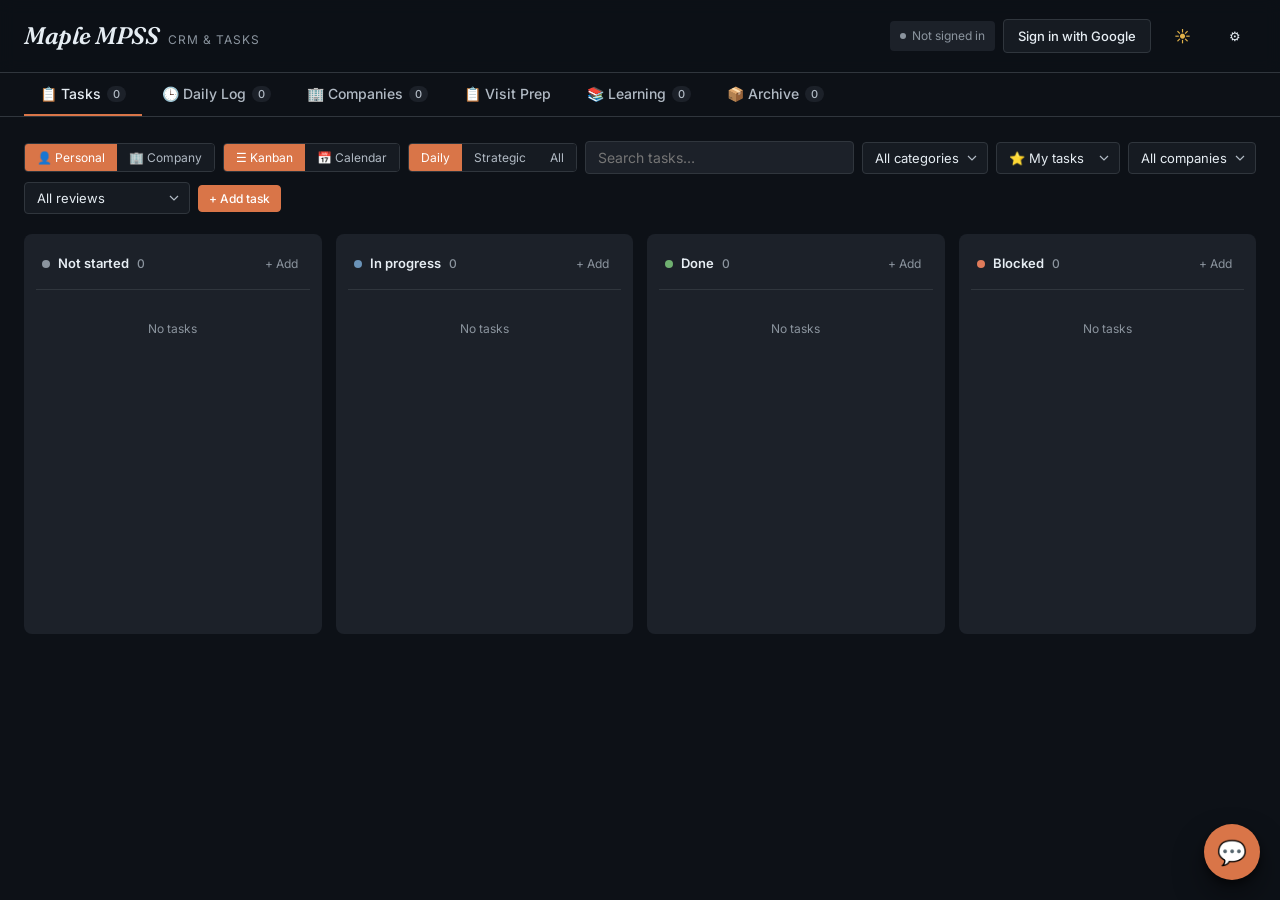
<file: index.html>
<!DOCTYPE html>
<html lang="en">
<head>
<meta charset="UTF-8">
<meta name="viewport" content="width=device-width, initial-scale=1.0">
<title>Maple MPSS — CRM & Tasks</title>
<link rel="icon" type="image/svg+xml" href="data:image/svg+xml,<svg xmlns='http://www.w3.org/2000/svg' viewBox='0 0 32 32'><rect width='32' height='32' rx='6' fill='%23b8451f'/><text x='16' y='23' font-family='Georgia,serif' font-size='20' font-weight='bold' font-style='italic' fill='white' text-anchor='middle'>M</text></svg>">
<link rel="preconnect" href="https://fonts.googleapis.com">
<link rel="preconnect" href="https://fonts.gstatic.com" crossorigin>
<link href="https://fonts.googleapis.com/css2?family=Fraunces:opsz,wght@9..144,300;9..144,400;9..144,600;9..144,800&family=Inter:wght@400;500;600&display=swap" rel="stylesheet">
<link rel="stylesheet" href="css/styles.css?v=20260812a">
<script>
  // Apply theme BEFORE paint to avoid flash of light theme on load.
  // Default: dark (per Prrithive + Sridharan preference). Toggle persists in localStorage.
  (function(){
    var saved = localStorage.getItem('maple_theme');
    var theme = saved || 'dark';
    document.documentElement.setAttribute('data-theme', theme);
  })();
</script>
</head>
<body>

<div id="setupScreen" class="setup" style="display:none">
  <h2>Welcome to Maple MPSS</h2>
  <p>One-time setup. You'll need a Google Cloud OAuth Client ID and a Google Sheet to use as your database.</p>
  <div class="field"><label>Google OAuth Client ID</label><input id="setupClientId" placeholder="123...apps.googleusercontent.com"></div>
  <div class="field"><label>Google Sheet ID (the long string in the Sheet URL)</label><input id="setupSheetId" placeholder="1AbC...XyZ"></div>
  <div class="field"><label>Google Calendar ID (optional, for task date sync)</label><input id="setupCalendarId" placeholder="primary or shared-cal-id@group.calendar.google.com"></div>
  <details style="margin-bottom:16px;font-size:13px;color:var(--ink-soft)">
    <summary style="cursor:pointer;font-weight:500;color:var(--ink)">How do I get these?</summary>
    <ol>
      <li>In Google Cloud Console, create an OAuth Client ID (Web application).</li>
      <li>Add this site's URL to "Authorized JavaScript origins" (no trailing slash).</li>
      <li>Enable both <strong>Google Sheets API</strong> and <strong>Google Calendar API</strong>.</li>
      <li>Create a Google Sheet, run the setup script (provided separately), copy the Sheet ID from the URL.</li>
      <li>Add yourself + Dad as Test Users in the OAuth consent screen.</li>
    </ol>
  </details>
  <button class="btn btn-primary" style="width:100%;justify-content:center;padding:11px" onclick="saveSetup()">Save & Continue</button>
</div>

<!-- Access denied screen — shown when an unauthorized email signs in.
     Triggered by denyAccess() in auth.js. Token is already revoked at this point. -->
<div id="accessDenied" style="display:none">
  <div class="access-denied-card">
    <div class="access-denied-icon">🔒</div>
    <h2>Access denied</h2>
    <p class="access-denied-lead">This app is restricted to authorized users only.</p>
    <p class="access-denied-email">Signed in as: <strong id="accessDeniedEmail">—</strong></p>
    <p class="access-denied-help">If you believe you should have access, contact <strong>Prrithive</strong>.</p>
    <button class="btn btn-primary" onclick="accessDeniedReload()">Sign out and try a different account</button>
  </div>
</div>

<div id="app" style="display:none">
<header class="header">
  <div class="header-inner">
    <div class="brand"><h1>Maple MPSS</h1><span class="subtitle">CRM &amp; Tasks</span></div>
    <div class="header-actions">
      <div id="syncStatus" class="sync-status"><span class="dot"></span><span id="syncText">Not signed in</span></div>
      <!-- Hidden by default. auth.js calls showSignInButton() only after silent refresh
           fails (no active Google session, cookies blocked, etc.) or after the 5s
           fallback if GIS hasn't responded. Prevents a flash of the button before
           silent refresh resolves. -->
      <button id="signInBtn" class="btn" onclick="googleSignIn()" style="display:none">Sign in with Google</button>
      <button id="themeToggle" class="btn btn-ghost" onclick="toggleTheme()" title="Toggle dark mode">🌙</button>
      <button id="settingsBtn" class="btn btn-ghost" onclick="openSettings()" title="Settings">⚙</button>
    </div>
  </div>
</header>

<nav class="tabs">
  <!-- NEW: #reviewAlertDot sits next to the existing #taskAlertDot. Blue (#3b82f6) vs. red for overdue. -->
  <button class="tab active" data-tab="tasks" onclick="switchTab('tasks')">📋 Tasks <span class="count" id="countTasks">0</span><span class="alert-dot" id="taskAlertDot"></span><span class="alert-dot" id="reviewAlertDot" style="background:#3b82f6" title=""></span></button>
  <button class="tab" data-tab="dailylog" onclick="switchTab('dailylog')">🕒 Daily Log <span class="count" id="countDailyLog">0</span></button>
  <button class="tab" data-tab="companies" onclick="switchTab('companies')">🏢 Companies <span class="count" id="countCompanies">0</span></button>
  <button class="tab" data-tab="visitprep" onclick="switchTab('visitprep')">📋 Visit Prep</button>
  <button class="tab" data-tab="learning" onclick="switchTab('learning')">📚 Learning <span class="count" id="countLearning">0</span></button>
  <button class="tab" data-tab="archive" onclick="switchTab('archive')">📦 Archive <span class="count" id="countArchive">0</span></button>
</nav>

<main class="main">
  <!-- Shown by showPermissionBanner() in sheets.js when a Sheets API metadata call
       returns 401/403 — token is stale, scope-insufficient, or the user doesn't
       have access to the spreadsheet. Inline-styled to avoid touching css/styles.css. -->
  <div id="permissionBanner" style="display:none;align-items:center;justify-content:space-between;gap:12px;padding:12px 16px;margin:12px 0;border-radius:8px;background:#fff3cd;color:#664d03;border:1px solid #ffecb5">
    <div>
      <strong>Sheet access denied.</strong>
      Please re-sign-in, or ask <strong>Prrithive</strong> to share access to the spreadsheet.
    </div>
    <button class="btn btn-primary btn-sm" onclick="googleSignIn()">Re-sign-in</button>
  </div>
  <section id="tab-tasks" class="tab-pane">
    <div class="overdue-banner" id="overdueBanner">
      <div class="overdue-banner-text"><span>⚠</span><span id="overdueBannerText">0 tasks overdue</span></div>
      <button onclick="openOverdueModal()">Review &amp; reschedule</button>
    </div>
    <div class="filters">
      <div class="view-toggle" id="scopeToggle">
        <button data-scope="personal" class="active" onclick="setTaskScope('personal')">👤 Personal</button>
        <button data-scope="company" onclick="setTaskScope('company')">🏢 Company</button>
      </div>
      <div class="view-toggle" id="taskViewToggle">
        <button data-view="kanban" class="active" onclick="setTaskView('kanban')">☰ Kanban</button>
        <button data-view="calendar" onclick="setTaskView('calendar')">📅 Calendar</button>
      </div>
      <!-- Daily/Strategic/All tab switcher. Filters both kanban + calendar (they share this bar).
           Default Daily; the active button is corrected from localStorage on init by app.js. -->
      <div class="view-toggle" id="taskTypeToggle">
        <button data-tasktype="daily" class="active" onclick="setTaskTypeFilter('daily')">Daily</button>
        <button data-tasktype="strategic" onclick="setTaskTypeFilter('strategic')">Strategic</button>
        <button data-tasktype="all" onclick="setTaskTypeFilter('all')">All</button>
      </div>
      <input class="search-input" id="taskSearch" placeholder="Search tasks…" oninput="renderTaskView()">
      <select class="filter-select" id="filterCategory" onchange="renderTaskView()"><option value="">All categories</option></select>
      <select class="filter-select" id="filterAssignee" onchange="renderTaskView()">
        <option value="me">⭐ My tasks</option>
        <option value="">All assignees</option>
        <option value="Prrithive">Prrithive</option>
        <option value="Sridharan">Sridharan</option>
        <option value="Satya">Satya</option>
        <option value="Both">Both</option>
        <option value="unassigned">Unassigned</option>
      </select>
      <select class="filter-select" id="filterCompany" onchange="renderTaskView()"><option value="">All companies</option></select>
      <!-- NEW: review filter dropdown -->
      <select class="filter-select" id="filterReview" onchange="renderTaskView()">
        <option value="">All reviews</option>
        <option value="awaiting_me">Awaiting my action</option>
        <option value="awaiting_other">Awaiting others</option>
        <option value="changes_requested">Changes requested</option>
        <option value="approved">Approved</option>
        <option value="no_review">No review</option>
      </select>
      <!-- Export to .xlsx. margin-left:auto pushes Export + Add task to the top-right of
           the filters bar. Hidden when there are no tasks — toggled by renderTaskView(). -->
      <button class="btn btn-sm" id="exportBtn" onclick="exportTasksToExcel()" style="margin-left:auto;display:none">📤 Export</button>
      <button class="btn btn-primary btn-sm" onclick="openTaskModal()">+ Add task</button>
    </div>
    <div class="kanban" id="kanban"></div>
    <div id="calendarView" style="display:none">
      <div class="cal-nav">
        <button class="btn btn-sm" onclick="calWeekOffset(-1)">← Prev</button>
        <button class="btn btn-sm" onclick="calWeekOffset(0)">Today</button>
        <span class="cal-nav-title" id="calWeekLabel">Week of Apr 14</span>
        <button class="btn btn-sm" onclick="calWeekOffset(1)">Next →</button>
      </div>
      <div class="cal-grid" id="calGrid"></div>
    </div>
  </section>

  <section id="tab-dailylog" class="tab-pane" style="display:none">
    <div class="dl-toolbar">
      <div class="dl-toolbar-left">
        <span class="dl-badge" id="dlBadge">0/0 ticked · 0%</span>
      </div>
      <div class="dl-toolbar-center">
        <button class="btn btn-sm" onclick="dlNav(-1)">←</button>
        <button class="btn btn-sm" onclick="dlNav(0)">Today</button>
        <span class="dl-nav-label" id="dlNavLabel">—</span>
        <button class="btn btn-sm" onclick="dlNav(1)">→</button>
      </div>
      <div class="dl-toolbar-right">
        <div class="view-toggle" id="dlViewToggle">
          <button data-dlview="day" onclick="setDailyLogView('day')">Day</button>
          <button data-dlview="week" class="active" onclick="setDailyLogView('week')">Week</button>
          <button data-dlview="month" onclick="setDailyLogView('month')">Month</button>
        </div>
        <button class="btn btn-primary btn-sm" onclick="openLogModal()">+ Log entry</button>
      </div>
    </div>
    <div class="dl-quickadd-row">
      <input id="dlQuickAdd" class="dl-quickadd" placeholder='Quick-add: "Gym 6-8pm", "Call Dad 14:30-15:00"…' onkeydown="dlQuickAddSubmit(event)">
      <button class="btn btn-sm" onclick="dlQuickAddSubmit({key:'Enter'})">Add</button>
    </div>
    <div id="dailyLogView" class="dl-scroll"></div>
  </section>

  <section id="tab-companies" class="tab-pane" style="display:none">
    <div class="toolbar">
      <div class="filters" style="margin:0">
        <input class="search-input" id="companySearch" placeholder="Search companies…" oninput="renderCompanies()">
        <select class="filter-select" id="filterCompanyStatus" onchange="renderCompanies()">
          <option value="">All statuses</option><option>Prospect</option><option>Visited</option><option>Quoted</option><option>Won</option><option>Lost</option>
        </select>
        <select class="filter-select" id="filterCompanyOwner" onchange="renderCompanies()">
          <option value="">All owners</option><option>Prrithive</option><option>Sridharan</option><option>Both</option>
        </select>
      </div>
      <div style="display:flex;gap:8px;align-items:center">
        <div class="view-toggle">
          <button id="viewTable" class="active" onclick="setCompanyView('table')">Table</button>
          <button id="viewCards" onclick="setCompanyView('cards')">Cards</button>
        </div>
        <button class="btn btn-primary btn-sm" onclick="openCompanyModal()">+ Add company</button>
      </div>
    </div>
    <div id="companiesContainer"></div>
  </section>

  <section id="tab-learning" class="tab-pane" style="display:none">
    <div id="learningContainer"></div>
  </section>

  <section id="tab-visitprep" class="tab-pane" style="display:none">
    <div id="visitPrepContainer"></div>
  </section>

  <section id="tab-archive" class="tab-pane" style="display:none">
    <div class="filters" style="margin-bottom:16px">
      <input class="search-input" id="archiveSearch" placeholder="Search archived tasks…" oninput="renderArchive()">
      <select class="filter-select" id="filterArchiveReason" onchange="renderArchive()">
        <option value="">All reasons</option>
        <option value="completed">Auto-archived (completed)</option>
        <option value="deleted">Deleted</option>
        <option value="company_deleted">Removed with company</option>
        <option value="manual">Manually archived</option>
      </select>
      <button class="btn" id="restoreAllBtn" style="display:none" onclick="restoreAllArchived()">↩ Restore all archived</button>
    </div>
    <div id="archiveContainer"></div>
  </section>
</main>
</div>

<div class="modal-backdrop" id="taskModal">
  <div class="modal">
    <div class="modal-header"><div class="modal-title" id="taskModalTitle">New task</div><button class="modal-close" onclick="closeTaskModal()">✕</button></div>
    <div class="modal-body">
      <div class="form-grid">
        <div class="field form-row full"><label>Task name</label><input id="tName"></div>
        <div class="field"><label>Status</label><select id="tStatus"><option>Not started</option><option>In progress</option><option>Done</option><option>Blocked</option></select></div>
        <div class="field"><label>Priority</label><select id="tPriority"><option>Low</option><option>Medium</option><option>High</option><option>Urgent</option></select></div>
        <div class="field"><label>Type</label><select id="tType"><option value="daily">Daily</option><option value="strategic">Strategic</option></select></div>
        <div class="field"><label>Date</label><input id="tDate" type="date"></div>
        <div class="field"><label>Duration (hrs)</label><input id="tDuration" type="number" step="0.5" min="0"></div>
        <div class="field"><label>Assignee</label><select id="tAssignee"><option>Prrithive</option><option>Sridharan</option><option>Satya</option><option>Both</option></select></div>
        <div class="field"><label>Category</label>
          <input id="tCategory" list="categoryOptions" placeholder="Type or pick a category">
          <!-- Datalist is populated dynamically by populateFilterOptions() in app.js
               from COMMON_TASK_CATEGORIES (config.js) plus any categories in existing tasks.
               Free-text is preserved — typing a brand-new category works and saves as-is. -->
          <datalist id="categoryOptions"></datalist>
        </div>
        <div class="field form-row full"><label>Linked company (optional)</label><select id="tCompany"><option value="">— None —</option></select></div>
        <div class="field form-row full"><label>Notes</label><textarea id="tNotes" rows="3"></textarea></div>
        <div class="field form-row full"><label>Resources / links</label><input id="tLinks" placeholder="https://…"></div>
      </div>
      <div id="taskFileSection" style="display:none">
        <div class="section-header">Attachments</div>
        <div class="file-grid" id="taskFiles"></div>
        <div class="file-upload-zone" id="taskFileDropZone" onclick="document.getElementById('taskFileUploadInput').click()" ondragover="event.preventDefault();this.classList.add('dragging')" ondragleave="this.classList.remove('dragging')" ondrop="event.preventDefault();this.classList.remove('dragging');handleTaskFileDrop(event)">
          📁 Click or drag files to attach<br><span style="font-size:11px">PDFs, images, documents</span>
        </div>
        <input type="file" id="taskFileUploadInput" multiple style="display:none" onchange="handleTaskFileUpload(this.files)">
        <div class="file-upload-progress" id="taskFileProgress">Uploading...</div>
      </div>
      <!-- NEW: review section. Rendered by renderReviewSection() when modal opens for an existing task. Hidden for new (unsaved) tasks. -->
      <div id="reviewSection" style="display:none"></div>
    </div>
    <div class="modal-footer">
      <div style="display:flex;gap:8px">
        <button class="btn btn-danger" id="tDelete" onclick="deleteTask()" style="display:none">Delete</button>
        <button class="btn" id="tArchive" onclick="manualArchiveTask()" style="display:none">📦 Archive</button>
      </div>
      <div style="display:flex;gap:8px;margin-left:auto">
        <button class="btn" onclick="closeTaskModal()">Cancel</button>
        <button class="btn btn-primary" onclick="saveTask()">Save</button>
      </div>
    </div>
  </div>
</div>

<div class="modal-backdrop" id="companyModal">
  <div class="modal">
    <div class="modal-header"><div class="modal-title" id="companyModalTitle">New company</div><button class="modal-close" onclick="closeCompanyModal()">✕</button></div>
    <div class="modal-body">
      <div class="form-grid">
        <div class="field form-row full"><label>Company name</label><input id="cName"></div>
        <div class="field"><label>Industry</label><input id="cIndustry" placeholder="Packaging machinery"></div>
        <div class="field"><label>Size</label><select id="cSize"><option value="">—</option><option>1-10</option><option>11-50</option><option>51-200</option><option>201-500</option><option>500+</option></select></div>
        <div class="field form-row full"><label>What they make / do</label><textarea id="cMakes" rows="2"></textarea></div>
        <div class="field form-row full"><label>Address</label><input id="cAddress"></div>
        <div class="field"><label>Contact name</label><input id="cContact"></div>
        <div class="field"><label>Phone</label><input id="cPhone"></div>
        <div class="field"><label>Email</label><input id="cEmail" type="email"></div>
        <div class="field"><label>Website</label><input id="cWebsite" placeholder="https://"></div>
        <div class="field form-row full"><label>LinkedIn URL</label><input id="cLinkedIn" placeholder="https://linkedin.com/company/..."></div>
        <div class="field"><label>Status</label><select id="cStatus"><option>Prospect</option><option>Visited</option><option>Quoted</option><option>Won</option><option>Lost</option></select></div>
        <div class="field"><label>Pipeline value (CAD)</label><input id="cValue" type="number" min="0" step="100"></div>
        <div class="field"><label>Owner</label><select id="cOwner"><option>Prrithive</option><option>Sridharan</option><option>Both</option></select></div>
        <div class="field"><label>Last interaction</label><input id="cLast" type="date"></div>
        <div class="field form-row full"><label>Notes</label><textarea id="cNotes" rows="3"></textarea></div>
      </div>
      <div id="visitSection" style="display:none">
        <div class="section-header">Visit log<button class="btn btn-sm" onclick="openVisitModal()">+ Log visit</button></div>
        <div class="visit-list" id="visitList"></div>
        <div class="section-header">Linked tasks<button class="btn btn-sm" onclick="openTaskModalForCompany()">+ Add task</button></div>
        <div class="linked-tasks" id="linkedTasks"></div>
        <div class="file-section">
          <div class="section-header">Files &amp; documents</div>
          <div class="file-grid" id="companyFiles"></div>
          <div class="file-upload-zone" id="fileDropZone" onclick="document.getElementById('fileUploadInput').click()" ondragover="event.preventDefault();this.classList.add('dragging')" ondragleave="this.classList.remove('dragging')" ondrop="event.preventDefault();this.classList.remove('dragging');handleFileDrop(event)">
            📁 Click or drag files here to upload<br><span style="font-size:11px">PDFs, images, CAD files, documents</span>
          </div>
          <input type="file" id="fileUploadInput" multiple style="display:none" onchange="handleFileUpload(this.files)">
          <div class="file-upload-progress" id="fileUploadProgress">Uploading...</div>
        </div>
      </div>
    </div>
    <div class="modal-footer">
      <button class="btn btn-danger" id="cDelete" onclick="deleteCompany()" style="display:none">Delete</button>
      <div style="display:flex;gap:8px;margin-left:auto">
        <button class="btn" onclick="closeCompanyModal()">Cancel</button>
        <button class="btn btn-primary" onclick="saveCompany()">Save</button>
      </div>
    </div>
  </div>
</div>

<div class="modal-backdrop" id="visitModal">
  <div class="modal" style="max-width:520px">
    <div class="modal-header"><div class="modal-title">Log visit</div><button class="modal-close" onclick="closeVisitModal()">✕</button></div>
    <div class="modal-body">
      <div class="form-grid">
        <div class="field"><label>Date</label><input id="vDate" type="date"></div>
        <div class="field"><label>Type</label><select id="vType"><option>In-person</option><option>Call</option><option>Email</option><option>LinkedIn</option><option>Other</option></select></div>
        <div class="field form-row full"><label>Outcome</label><select id="vOutcome"><option>Positive</option><option>Neutral</option><option>No interest</option><option>Follow-up needed</option><option>Quoted</option></select></div>
        <div class="field form-row full"><label>Notes</label><textarea id="vNotes" rows="4" placeholder="What was discussed, who was met, key takeaways…"></textarea></div>
        <div class="field form-row full"><label>Next step</label><input id="vNext" placeholder="Send quote by Friday"></div>
        <div class="field form-row full"><label>Logged by</label><select id="vBy"><option>Prrithive</option><option>Sridharan</option></select></div>
      </div>
    </div>
    <div class="modal-footer">
      <button class="btn btn-danger" id="vDelete" onclick="deleteVisit()" style="display:none">Delete</button>
      <div style="display:flex;gap:8px;margin-left:auto">
        <button class="btn" onclick="closeVisitModal()">Cancel</button>
        <button class="btn btn-primary" onclick="saveVisit()">Save</button>
      </div>
    </div>
  </div>
</div>

<div class="modal-backdrop" id="logModal">
  <div class="modal" style="max-width:520px">
    <div class="modal-header"><div class="modal-title" id="logModalTitle">New log entry</div><button class="modal-close" onclick="closeLogModal()">✕</button></div>
    <div class="modal-body">
      <div class="form-grid">
        <div class="field form-row full"><label>Title</label><input id="lTitle" placeholder="What did/will you do?"></div>
        <div class="field"><label>Date</label><input id="lDate" type="date"></div>
        <div class="field"><label>Done</label>
          <div style="display:flex;align-items:center;gap:8px;padding-top:8px">
            <input type="checkbox" id="lDone"><label for="lDone" style="margin:0;font-weight:400">Mark as ticked</label>
          </div>
        </div>
        <div class="field"><label>Start time</label><input id="lStart" type="time" step="900"></div>
        <div class="field"><label>End time</label><input id="lEnd" type="time" step="900"></div>
        <div class="field form-row full"><label>Comment</label><textarea id="lComment" rows="3" placeholder="How did it go? Anything to note?"></textarea></div>
      </div>
    </div>
    <div class="modal-footer">
      <button class="btn btn-danger" id="lDelete" onclick="deleteLogEntry()" style="display:none">Delete</button>
      <div style="display:flex;gap:8px;margin-left:auto">
        <button class="btn" onclick="closeLogModal()">Cancel</button>
        <button class="btn btn-primary" onclick="saveLogEntry()">Save</button>
      </div>
    </div>
  </div>
</div>

<div class="modal-backdrop" id="settingsModal">
  <div class="modal" style="max-width:520px">
    <div class="modal-header"><div class="modal-title">Settings</div><button class="modal-close" onclick="closeSettings()">✕</button></div>
    <div class="modal-body">
      <div class="field"><label>OAuth Client ID</label><input id="setClientId"></div>
      <div class="field"><label>Sheet ID</label><input id="setSheetId"></div>
      <div class="field"><label>Calendar ID</label><input id="setCalendarId"></div>
      <div style="margin-top:18px;display:flex;gap:8px;flex-wrap:wrap">
        <button class="btn" onclick="forceSync()">🔄 Force sync now</button>
        <button class="btn" onclick="closeSettings(); openStatusFixModal()">🩹 Fix task statuses</button>
        <button class="btn btn-danger" onclick="resetApp()">Reset all settings</button>
      </div>
      <!-- One-way bulk edits. Kept visually separated from the routine buttons above
           because neither can be undone from inside the app. -->
      <div style="margin-top:22px;padding-top:16px;border-top:1px solid var(--line)">
        <div style="font-size:12px;font-weight:600;color:var(--red,#b8451f);margin-bottom:6px">Danger zone</div>
        <p style="font-size:12px;color:var(--ink-soft);margin:0 0 10px">
          Overwrites every task's status with "Done". Original statuses are lost permanently.
          Make a copy of the spreadsheet first.
        </p>
        <button class="btn btn-danger" onclick="markAllTasksDone()">✅ Mark ALL tasks as Done</button>
      </div>
    </div>
    <div class="modal-footer">
      <div style="display:flex;gap:8px;margin-left:auto">
        <button class="btn" onclick="closeSettings()">Cancel</button>
        <button class="btn btn-primary" onclick="saveSettings()">Save</button>
      </div>
    </div>
  </div>
</div>

<!-- Status repair. Restoring a task used to rewrite Done → Not started, destroying the
     record that it was ever finished. Nothing can detect those tasks automatically, so
     this lists every Not-started task and lets the user pick which were really done. -->
<div class="modal-backdrop" id="statusFixModal">
  <div class="modal" style="max-width:680px">
    <div class="modal-header"><div class="modal-title">Fix task statuses</div><button class="modal-close" onclick="closeStatusFixModal()">✕</button></div>
    <div class="modal-body">
      <p style="font-size:13px;color:var(--ink-soft);margin:0 0 4px">
        Restoring an archived task used to reset it to <strong>Not started</strong>, even if it was Done.
        That's fixed going forward, but it overwrote the old status, so the affected tasks can't be
        identified automatically — tick the ones that were actually finished.
      </p>
      <p style="font-size:12px;color:var(--ink-mute);margin:0 0 12px">
        Tip: a restore updates the "last changed" date, so everything from one restore shares that date.
      </p>
      <div style="display:flex;gap:8px;align-items:center;flex-wrap:wrap;margin-bottom:12px">
        <button class="btn btn-sm" onclick="statusFixSelectAll(true)">Select all</button>
        <button class="btn btn-sm" onclick="statusFixSelectAll(false)">Clear</button>
        <span style="width:1px;height:20px;background:var(--line)"></span>
        <input type="date" id="statusFixDate" class="filter-select" style="padding:5px 8px">
        <button class="btn btn-sm" onclick="statusFixSelectByDate()">Select by last-changed date</button>
      </div>
      <div class="overdue-list" id="statusFixList"></div>
    </div>
    <div class="modal-footer">
      <div style="display:flex;gap:8px;margin-left:auto">
        <button class="btn" onclick="closeStatusFixModal()">Close</button>
        <button class="btn btn-primary" id="statusFixApplyBtn" onclick="applyStatusFix()" disabled>Mark selected as Done</button>
      </div>
    </div>
  </div>
</div>

<div class="modal-backdrop" id="overdueModal">
  <div class="modal" style="max-width:600px">
    <div class="modal-header"><div class="modal-title">⚠ Overdue tasks</div><button class="modal-close" onclick="closeOverdueModal()">✕</button></div>
    <div class="modal-body">
      <p style="font-size:13px;color:var(--ink-soft);margin-bottom:14px">These tasks are past their due date. Reschedule, mark done, or open to edit.</p>
      <div class="overdue-list" id="overdueList"></div>
    </div>
    <div class="modal-footer">
      <div style="display:flex;gap:8px;margin-left:auto"><button class="btn" onclick="closeOverdueModal()">Close</button></div>
    </div>
  </div>
</div>

<!-- Shared datalist for category autocomplete across all three Learning modals -->
<datalist id="learningCategoriesDatalist"></datalist>

<!-- Learning: Upload file modal -->
<div class="modal-backdrop" id="learningUploadModal">
  <div class="modal" style="max-width:520px">
    <div class="modal-header"><div class="modal-title">📁 Upload learning file</div><button class="modal-close" onclick="closeUploadFileModal()">✕</button></div>
    <div class="modal-body">
      <div class="field"><label>File</label><input type="file" id="luFile" onchange="onLearningFileSelected()"></div>
      <div class="field"><label>Title *</label><input id="luTitle" placeholder="e.g., Cold call script v2"></div>
      <div class="field"><label>Category *</label><input id="luCategory" list="learningCategoriesDatalist" placeholder="Cold Call, Industry, Product, App Usage…"></div>
      <div class="field"><label>Description (optional)</label><textarea id="luDescription" rows="3" placeholder="What is this for? When to use it?"></textarea></div>
    </div>
    <div class="modal-footer">
      <div style="display:flex;gap:8px;margin-left:auto">
        <button class="btn" onclick="closeUploadFileModal()">Cancel</button>
        <button class="btn btn-primary" onclick="saveUploadFile()">Upload</button>
      </div>
    </div>
  </div>
</div>

<!-- Learning: Add link modal -->
<div class="modal-backdrop" id="learningLinkModal">
  <div class="modal" style="max-width:520px">
    <div class="modal-header"><div class="modal-title">🔗 Add learning link</div><button class="modal-close" onclick="closeAddLinkModal()">✕</button></div>
    <div class="modal-body">
      <div class="field"><label>URL *</label><input id="llUrl" placeholder="https://www.youtube.com/watch?v=..."></div>
      <div class="field"><label>Title *</label><input id="llTitle" placeholder="e.g., Sales objection handling video"></div>
      <div class="field"><label>Category *</label><input id="llCategory" list="learningCategoriesDatalist" placeholder="Cold Call, Industry, Product, App Usage…"></div>
      <div class="field"><label>Description (optional)</label><textarea id="llDescription" rows="3" placeholder="What is this for? When to use it?"></textarea></div>
    </div>
    <div class="modal-footer">
      <div style="display:flex;gap:8px;margin-left:auto">
        <button class="btn" onclick="closeAddLinkModal()">Cancel</button>
        <button class="btn btn-primary" onclick="saveAddLink()">Add link</button>
      </div>
    </div>
  </div>
</div>

<!-- Learning: Edit metadata modal (file/URL itself can't be edited inline) -->
<div class="modal-backdrop" id="learningEditModal">
  <div class="modal" style="max-width:520px">
    <div class="modal-header"><div class="modal-title">✏️ Edit learning item</div><button class="modal-close" onclick="closeEditLearningModal()">✕</button></div>
    <div class="modal-body">
      <input type="hidden" id="leId">
      <div class="field"><label>Title *</label><input id="leTitle"></div>
      <div class="field"><label>Category *</label><input id="leCategory" list="learningCategoriesDatalist"></div>
      <div class="field"><label>Description</label><textarea id="leDescription" rows="3"></textarea></div>
      <p style="font-size:12px;color:var(--ink-mute);margin-top:8px">To replace the file or URL itself, delete this item and re-upload/re-add.</p>
    </div>
    <div class="modal-footer">
      <div style="display:flex;gap:8px;margin-left:auto">
        <button class="btn" onclick="closeEditLearningModal()">Cancel</button>
        <button class="btn btn-primary" onclick="saveEditLearning()">Save</button>
      </div>
    </div>
  </div>
</div>

<div class="toast" id="toast"></div>

<button id="chatFab" title="Maple Assistant">💬</button>
<div id="chatPanel">
  <div id="chatHeader"><h3>Maple Assistant</h3><button id="chatClose" title="Close">×</button></div>
  <div id="chatMessages">
    <div class="chatMsg system">Try: "Add a follow-up task for Edson next Tuesday" — or 📎 attach business cards</div>
  </div>
  <div id="chatPreview"></div>
  <div id="chatInputRow">
    <input type="file" id="chatFile" accept="image/*,.xlsx,.xls,.csv" multiple style="display:none">
    <button id="chatAttach" title="Attach files (business cards, Excel, CSV)">📎</button>
    <textarea id="chatInput" placeholder="Tell me what to do…" rows="1"></textarea>
    <button id="chatSend">Send</button>
  </div>
</div>

<!-- The Google Identity Services bundle is deliberately gone. Sign-in is now a
     plain full-page redirect to Google's authorization endpoint (see js/auth.js),
     which removes the One Tap / FedCM iframe that third-party-cookie blocking
     kept breaking. Nothing else on the page used GIS. -->
<!-- Load order matters: config first, then state, then API, then features, then app init last -->
<script src="https://cdn.sheetjs.com/xlsx-0.20.3/package/dist/xlsx.full.min.js"></script>
<script src="js/config.js?v=20260812a"></script>
<script src="js/state.js?v=20260812a"></script>
<script src="js/auth.js?v=20260812a"></script>
<script src="js/sheets.js?v=20260812a"></script>
<script src="js/archive.js?v=20260812a"></script>
<script src="js/drive.js?v=20260812a"></script>
<script src="js/tasks.js?v=20260812a"></script>
<script src="js/companies.js?v=20260812a"></script>
<script src="js/visits.js?v=20260812a"></script>
<script src="js/visitprep.js?v=20260812a"></script>
<script src="js/learning.js?v=20260812a"></script>
<script src="js/dailyLog.js?v=20260812a"></script>
<script src="js/dailyLogCalendar.js?v=20260812a"></script>
<script src="js/export.js?v=20260812a"></script>
<script src="js/app.js?v=20260812a"></script>
<script src="js/chat.js?v=20260812a"></script>
</body>
</html>
</file>
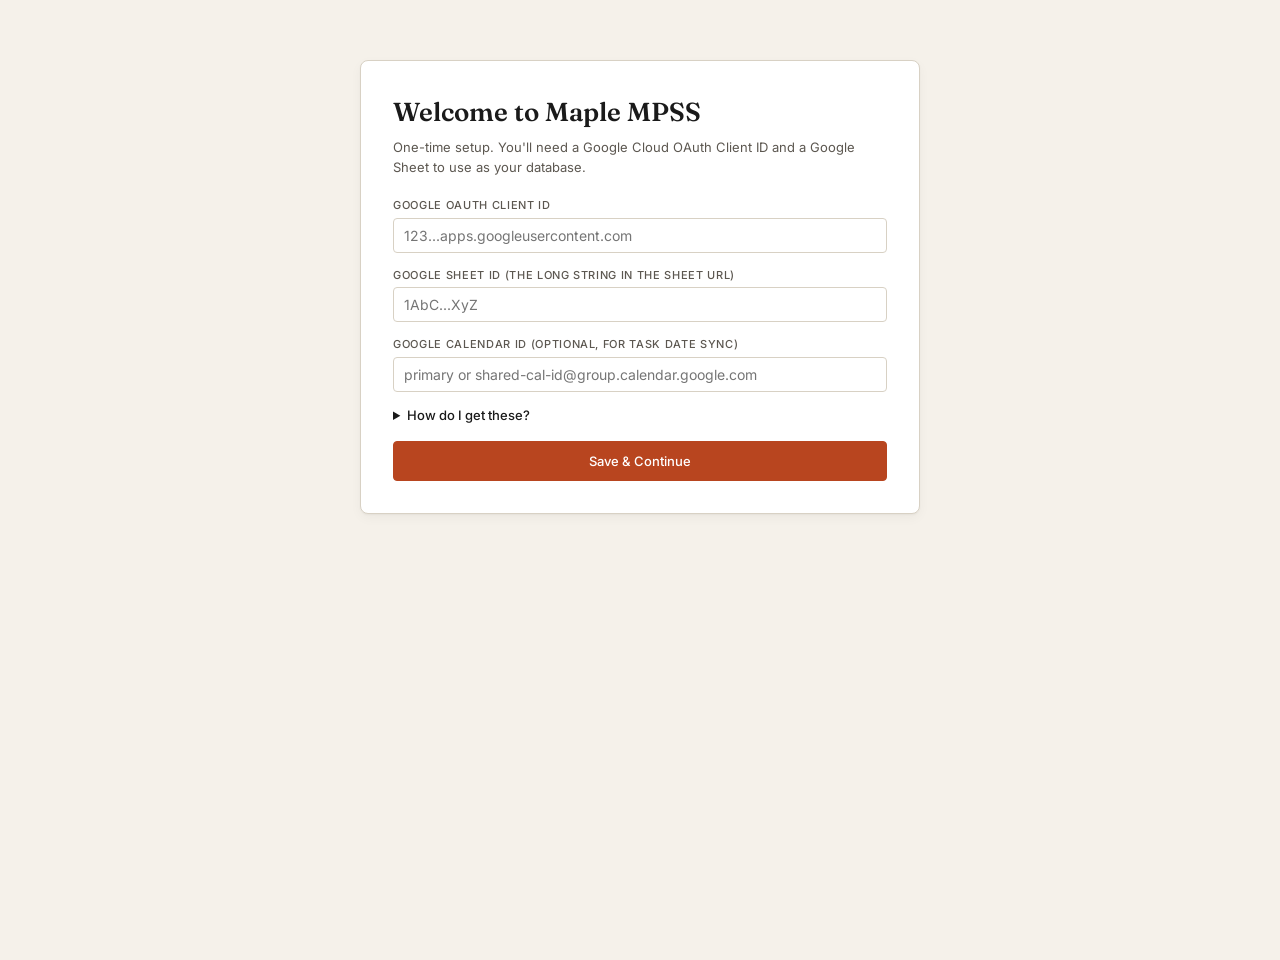
<file: maple-mpss.html>
<!DOCTYPE html>
<html lang="en">
<head>
<meta charset="UTF-8">
<meta name="viewport" content="width=device-width, initial-scale=1.0">
<title>Maple MPSS — CRM & Tasks</title>
<link rel="preconnect" href="https://fonts.googleapis.com">
<link rel="preconnect" href="https://fonts.gstatic.com" crossorigin>
<link href="https://fonts.googleapis.com/css2?family=Fraunces:opsz,wght@9..144,300;9..144,400;9..144,600;9..144,800&family=Inter:wght@400;500;600&display=swap" rel="stylesheet">
<style>
  :root{
    --bg:#f5f1ea; --bg-card:#ffffff; --bg-sunken:#ebe5da;
    --ink:#1a1a1a; --ink-soft:#5c5750; --ink-mute:#94908a;
    --line:#d8d1c4; --line-soft:#e8e2d5;
    --accent:#b8451f; --accent-soft:#d97548;
    --green:#4a7c4e; --yellow:#c89b3c; --red:#b8451f; --blue:#4a6c8a; --purple:#6b4a8a;
    --shadow:0 1px 2px rgba(26,26,26,.04), 0 4px 12px rgba(26,26,26,.04);
    --shadow-lg:0 4px 8px rgba(26,26,26,.06), 0 16px 32px rgba(26,26,26,.08);
    --radius:4px; --radius-lg:8px;
  }
  *{box-sizing:border-box;margin:0;padding:0}
  body{font-family:'Inter',-apple-system,BlinkMacSystemFont,sans-serif;background:var(--bg);color:var(--ink);font-size:14px;line-height:1.5;min-height:100vh;-webkit-font-smoothing:antialiased}
  button{font-family:inherit;cursor:pointer;border:none;background:none;color:inherit}
  input,select,textarea{font-family:inherit;font-size:14px;color:var(--ink)}

  /* Header */
  .header{border-bottom:1px solid var(--line);padding:18px 24px;position:sticky;top:0;z-index:20;backdrop-filter:blur(8px);background:rgba(245,241,234,.92)}
  .header-inner{max-width:1400px;margin:0 auto;display:flex;align-items:center;justify-content:space-between;gap:16px;flex-wrap:wrap}
  .brand{display:flex;align-items:baseline;gap:10px}
  .brand h1{font-family:'Fraunces',Georgia,serif;font-size:24px;font-weight:600;letter-spacing:-.02em;font-style:italic}
  .brand .subtitle{color:var(--ink-mute);font-size:12px;text-transform:uppercase;letter-spacing:.08em}
  .header-actions{display:flex;align-items:center;gap:8px;flex-wrap:wrap}
  .sync-status{display:flex;align-items:center;gap:6px;font-size:12px;color:var(--ink-mute);padding:6px 10px;border-radius:var(--radius);background:var(--bg-sunken)}
  .sync-status .dot{width:6px;height:6px;border-radius:50%;background:var(--ink-mute)}
  .sync-status.connected .dot{background:var(--green)}
  .sync-status.syncing .dot{background:var(--yellow);animation:pulse 1s infinite}
  .sync-status.error .dot{background:var(--red)}
  @keyframes pulse{0%,100%{opacity:1}50%{opacity:.4}}

  /* Tabs */
  .tabs{max-width:1400px;margin:0 auto;padding:0 24px;display:flex;gap:4px;border-bottom:1px solid var(--line);overflow-x:auto;background:var(--bg);position:sticky;top:65px;z-index:15}
  .tab{padding:12px 16px;background:none;border:none;color:var(--ink-soft);font-size:14px;font-weight:500;border-bottom:2px solid transparent;white-space:nowrap;display:flex;align-items:center;gap:6px}
  .tab:hover{color:var(--ink)}
  .tab.active{color:var(--ink);border-bottom-color:var(--accent)}
  .tab .count{background:var(--bg-sunken);padding:1px 6px;border-radius:10px;font-size:11px;color:var(--ink-soft)}

  /* Main */
  .main{max-width:1400px;margin:0 auto;padding:24px}

  /* Buttons */
  .btn{padding:8px 14px;border-radius:var(--radius);font-size:13px;font-weight:500;border:1px solid var(--line);background:var(--bg-card);color:var(--ink);transition:all .15s;display:inline-flex;align-items:center;gap:6px}
  .btn:hover{background:var(--bg-sunken);border-color:var(--ink-mute)}
  .btn-primary{background:var(--accent);color:#fff;border-color:var(--accent)}
  .btn-primary:hover{background:#9a3818;border-color:#9a3818}
  .btn-ghost{border-color:transparent;background:transparent}
  .btn-ghost:hover{background:var(--bg-sunken)}
  .btn-sm{padding:5px 10px;font-size:12px}
  .btn-danger{color:var(--red);border-color:var(--line)}
  .btn-danger:hover{background:#fef2ee;border-color:var(--red)}

  /* Filters */
  .filters{display:flex;gap:8px;align-items:center;flex-wrap:wrap;margin-bottom:20px}
  .filter-select{padding:7px 28px 7px 12px;border:1px solid var(--line);border-radius:var(--radius);background:var(--bg-card) url("data:image/svg+xml;utf8,<svg xmlns='http://www.w3.org/2000/svg' width='10' height='6' viewBox='0 0 10 6'><path d='M1 1l4 4 4-4' stroke='%235c5750' stroke-width='1.2' fill='none'/></svg>") no-repeat right 10px center;appearance:none;font-size:13px;color:var(--ink)}
  .search-input{padding:7px 12px;border:1px solid var(--line);border-radius:var(--radius);background:var(--bg-card);min-width:220px;flex:1;max-width:360px}
  .search-input:focus{outline:none;border-color:var(--accent)}

  /* ==================== KANBAN ==================== */
  .kanban{display:grid;grid-template-columns:repeat(4,minmax(260px,1fr));gap:14px;overflow-x:auto;padding-bottom:8px}
  .column{background:var(--bg-sunken);border-radius:var(--radius-lg);padding:12px;min-height:400px;display:flex;flex-direction:column}
  .column-header{display:flex;align-items:center;justify-content:space-between;padding:4px 6px 12px;border-bottom:1px solid var(--line);margin-bottom:10px}
  .column-title{display:flex;align-items:center;gap:8px;font-weight:600;font-size:13px}
  .column-title .swatch{width:8px;height:8px;border-radius:50%}
  .column[data-status="Not started"] .swatch{background:var(--ink-mute)}
  .column[data-status="In progress"] .swatch{background:var(--blue)}
  .column[data-status="Done"] .swatch{background:var(--green)}
  .column[data-status="Blocked"] .swatch{background:var(--red)}
  .column-count{font-size:12px;color:var(--ink-mute);font-weight:500}
  .column-add{font-size:12px;color:var(--ink-mute);padding:6px;border-radius:var(--radius);transition:all .15s}
  .column-add:hover{background:var(--bg-card);color:var(--ink)}
  .cards{display:flex;flex-direction:column;gap:8px;flex:1}
  .card{background:var(--bg-card);border:1px solid var(--line);border-radius:var(--radius);padding:12px;cursor:pointer;transition:all .15s;position:relative}
  .card:hover{box-shadow:var(--shadow);transform:translateY(-1px);border-color:var(--ink-mute)}
  .card.dragging{opacity:.4}
  .card-title{font-weight:500;margin-bottom:6px;line-height:1.35}
  .card-meta{display:flex;flex-wrap:wrap;gap:6px;font-size:11px;color:var(--ink-mute);align-items:center}
  .pill{padding:2px 7px;border-radius:10px;font-size:10px;font-weight:500;text-transform:uppercase;letter-spacing:.04em;border:1px solid var(--line)}
  .pill-priority-Urgent{background:#fef2ee;color:var(--red);border-color:#f5c4b4}
  .pill-priority-High{background:#fef6e8;color:var(--yellow);border-color:#f0d99b}
  .pill-priority-Medium{background:#eef3f7;color:var(--blue);border-color:#c4d3e0}
  .pill-priority-Low{background:var(--bg-sunken);color:var(--ink-soft)}
  .pill-cat{background:var(--bg-sunken);color:var(--ink-soft);text-transform:none;font-size:11px}
  .pill-company{background:#f0eaf5;color:var(--purple);border-color:#d6c5e5;text-transform:none;font-size:11px}
  .card-date{font-size:11px;color:var(--ink-mute)}
  .card-date.overdue{color:var(--red);font-weight:500}

  /* ==================== COMPANIES ==================== */
  .toolbar{display:flex;justify-content:space-between;align-items:center;flex-wrap:wrap;gap:12px;margin-bottom:16px}
  .view-toggle{display:flex;border:1px solid var(--line);border-radius:var(--radius);overflow:hidden}
  .view-toggle button{padding:6px 12px;background:var(--bg-card);font-size:12px;color:var(--ink-soft)}
  .view-toggle button.active{background:var(--ink);color:#fff}

  /* Company table view */
  .company-table{background:var(--bg-card);border:1px solid var(--line);border-radius:var(--radius-lg);overflow:hidden}
  .company-table table{width:100%;border-collapse:collapse;font-size:13px}
  .company-table th{text-align:left;padding:10px 12px;background:var(--bg-sunken);font-weight:600;font-size:11px;text-transform:uppercase;letter-spacing:.05em;color:var(--ink-soft);border-bottom:1px solid var(--line);white-space:nowrap}
  .company-table td{padding:12px;border-bottom:1px solid var(--line-soft)}
  .company-table tr{cursor:pointer;transition:background .1s}
  .company-table tr:hover td{background:var(--bg-sunken)}
  .company-table tr:last-child td{border-bottom:none}
  .company-name-cell{font-weight:500}
  .company-industry{font-size:11px;color:var(--ink-mute)}

  /* Status pills */
  .status-pill{display:inline-block;padding:3px 9px;border-radius:10px;font-size:11px;font-weight:500;text-transform:uppercase;letter-spacing:.04em;border:1px solid}
  .status-Prospect{background:var(--bg-sunken);color:var(--ink-soft);border-color:var(--line)}
  .status-Visited{background:#eef3f7;color:var(--blue);border-color:#c4d3e0}
  .status-Quoted{background:#fef6e8;color:var(--yellow);border-color:#f0d99b}
  .status-Won{background:#eef5ee;color:var(--green);border-color:#bdd6bf}
  .status-Lost{background:#fef2ee;color:var(--red);border-color:#f5c4b4}

  /* Company cards view */
  .company-grid{display:grid;grid-template-columns:repeat(auto-fill,minmax(280px,1fr));gap:12px}
  .company-card{background:var(--bg-card);border:1px solid var(--line);border-radius:var(--radius-lg);padding:16px;cursor:pointer;transition:all .15s}
  .company-card:hover{box-shadow:var(--shadow);border-color:var(--ink-mute);transform:translateY(-1px)}
  .company-card-name{font-family:'Fraunces',serif;font-size:18px;font-weight:600;margin-bottom:4px}
  .company-card-industry{font-size:12px;color:var(--ink-mute);margin-bottom:12px}
  .company-card-row{display:flex;justify-content:space-between;align-items:center;font-size:12px;margin-top:8px;color:var(--ink-soft)}

  /* ==================== DASHBOARD ==================== */
  .dash-grid{display:grid;grid-template-columns:repeat(auto-fit,minmax(220px,1fr));gap:12px;margin-bottom:24px}
  .stat-card{background:var(--bg-card);border:1px solid var(--line);border-radius:var(--radius-lg);padding:16px}
  .stat-label{font-size:11px;text-transform:uppercase;letter-spacing:.06em;color:var(--ink-mute);margin-bottom:6px}
  .stat-value{font-family:'Fraunces',serif;font-size:32px;font-weight:600;line-height:1}
  .stat-sub{font-size:12px;color:var(--ink-mute);margin-top:6px}

  .dash-row{display:grid;grid-template-columns:1fr 1fr;gap:16px;margin-bottom:16px}
  @media(max-width:900px){.dash-row{grid-template-columns:1fr}}
  .dash-panel{background:var(--bg-card);border:1px solid var(--line);border-radius:var(--radius-lg);padding:18px}
  .panel-title{font-family:'Fraunces',serif;font-size:18px;font-weight:600;margin-bottom:14px}

  /* Funnel */
  .funnel{display:flex;flex-direction:column;gap:6px}
  .funnel-row{display:flex;align-items:center;gap:10px}
  .funnel-label{width:80px;font-size:12px;color:var(--ink-soft);font-weight:500}
  .funnel-bar{flex:1;height:24px;background:var(--bg-sunken);border-radius:var(--radius);overflow:hidden;position:relative}
  .funnel-fill{height:100%;display:flex;align-items:center;padding-left:10px;color:#fff;font-size:12px;font-weight:500;transition:width .4s}
  .funnel-fill.Prospect{background:var(--ink-mute)}
  .funnel-fill.Visited{background:var(--blue)}
  .funnel-fill.Quoted{background:var(--yellow)}
  .funnel-fill.Won{background:var(--green)}
  .funnel-fill.Lost{background:var(--red)}

  /* Activity list */
  .activity-list{display:flex;flex-direction:column;gap:8px;max-height:320px;overflow-y:auto}
  .activity-item{display:flex;gap:10px;padding:10px;border-radius:var(--radius);background:var(--bg-sunken)}
  .activity-icon{width:32px;height:32px;border-radius:50%;display:flex;align-items:center;justify-content:center;flex-shrink:0;font-size:14px}
  .activity-body{flex:1;min-width:0}
  .activity-title{font-size:13px;font-weight:500;margin-bottom:2px}
  .activity-meta{font-size:11px;color:var(--ink-mute)}

  /* ==================== MODAL ==================== */
  .modal-backdrop{position:fixed;inset:0;background:rgba(26,26,26,.5);backdrop-filter:blur(4px);z-index:100;display:none;align-items:flex-start;justify-content:center;padding:24px;overflow-y:auto}
  .modal-backdrop.open{display:flex}
  .modal{background:var(--bg-card);border-radius:var(--radius-lg);max-width:720px;width:100%;box-shadow:var(--shadow-lg);max-height:90vh;display:flex;flex-direction:column;margin:auto}
  .modal-header{padding:18px 24px;border-bottom:1px solid var(--line);display:flex;justify-content:space-between;align-items:center}
  .modal-title{font-family:'Fraunces',serif;font-size:20px;font-weight:600}
  .modal-body{padding:20px 24px;overflow-y:auto;flex:1}
  .modal-footer{padding:14px 24px;border-top:1px solid var(--line);display:flex;justify-content:space-between;gap:8px}
  .modal-close{padding:6px;color:var(--ink-mute);font-size:18px;line-height:1}
  .modal-close:hover{color:var(--ink)}

  .form-grid{display:grid;grid-template-columns:1fr 1fr;gap:12px}
  .form-row.full{grid-column:1/-1}
  .field{display:flex;flex-direction:column;gap:4px}
  .field label{font-size:11px;text-transform:uppercase;letter-spacing:.06em;color:var(--ink-soft);font-weight:500}
  .field input,.field select,.field textarea{padding:8px 10px;border:1px solid var(--line);border-radius:var(--radius);background:var(--bg-card)}
  .field input:focus,.field select:focus,.field textarea:focus{outline:none;border-color:var(--accent)}
  .field textarea{resize:vertical;min-height:60px;font-family:inherit}

  /* Visit log inside company modal */
  .section-header{font-family:'Fraunces',serif;font-size:16px;font-weight:600;margin:24px 0 10px;display:flex;justify-content:space-between;align-items:center}
  .visit-list{display:flex;flex-direction:column;gap:8px}
  .visit-item{background:var(--bg-sunken);border-radius:var(--radius);padding:12px;font-size:13px;position:relative}
  .visit-head{display:flex;justify-content:space-between;align-items:center;margin-bottom:6px;flex-wrap:wrap;gap:8px}
  .visit-date{font-weight:500;font-size:13px}
  .visit-type{font-size:11px;padding:2px 7px;border-radius:10px;background:var(--bg-card);color:var(--ink-soft);border:1px solid var(--line)}
  .visit-notes{color:var(--ink-soft);font-size:13px;white-space:pre-wrap}
  .visit-next{margin-top:6px;font-size:12px;color:var(--accent);font-weight:500}
  .empty-mini{padding:14px;text-align:center;color:var(--ink-mute);font-size:13px;background:var(--bg-sunken);border-radius:var(--radius)}
  .linked-tasks{display:flex;flex-direction:column;gap:6px}
  .linked-task{display:flex;align-items:center;gap:8px;padding:8px 10px;background:var(--bg-sunken);border-radius:var(--radius);font-size:13px;cursor:pointer}
  .linked-task:hover{background:var(--line-soft)}

  /* Setup screen */
  .setup{max-width:560px;margin:60px auto;background:var(--bg-card);border:1px solid var(--line);border-radius:var(--radius-lg);padding:32px;box-shadow:var(--shadow)}
  .setup h2{font-family:'Fraunces',serif;font-size:26px;font-weight:600;margin-bottom:6px}
  .setup p{color:var(--ink-soft);margin-bottom:20px;font-size:13px}
  .setup ol{margin:12px 0 20px 18px;color:var(--ink-soft);font-size:13px;line-height:1.7}
  .setup ol li{margin-bottom:4px}
  .setup .field{margin-bottom:14px}

  /* Empty state */
  .empty{text-align:center;padding:60px 20px;color:var(--ink-mute)}
  .empty h3{font-family:'Fraunces',serif;font-size:20px;color:var(--ink-soft);margin-bottom:8px}

  /* Mobile */
  @media(max-width:768px){
    .header{padding:14px 16px}
    .brand h1{font-size:20px}
    .brand .subtitle{display:none}
    .tabs{padding:0 16px;top:60px}
    .main{padding:16px}
    .kanban{grid-template-columns:1fr}
    .form-grid{grid-template-columns:1fr}
    .company-table{overflow-x:auto;display:block}
    .modal-body{padding:16px}
    .modal-header{padding:14px 16px}
    .modal-footer{padding:12px 16px;flex-direction:column-reverse}
    .modal-footer .btn{width:100%;justify-content:center}
  }

  /* Toast */
  .toast{position:fixed;bottom:24px;left:50%;transform:translateX(-50%);background:var(--ink);color:#fff;padding:10px 18px;border-radius:var(--radius);font-size:13px;z-index:200;opacity:0;transition:opacity .2s,transform .2s;pointer-events:none}
  .toast.show{opacity:1;transform:translateX(-50%) translateY(-4px)}
  .toast.error{background:var(--red)}
</style>
</head>
<body>

<!-- ============ SETUP SCREEN ============ -->
<div id="setupScreen" class="setup" style="display:none">
  <h2>Welcome to Maple MPSS</h2>
  <p>One-time setup. You'll need a Google Cloud OAuth Client ID and a Google Sheet to use as your database.</p>

  <div class="field">
    <label>Google OAuth Client ID</label>
    <input id="setupClientId" placeholder="123...apps.googleusercontent.com">
  </div>
  <div class="field">
    <label>Google Sheet ID (the long string in the Sheet URL)</label>
    <input id="setupSheetId" placeholder="1AbC...XyZ">
  </div>
  <div class="field">
    <label>Google Calendar ID (optional, for task date sync)</label>
    <input id="setupCalendarId" placeholder="primary or shared-cal-id@group.calendar.google.com">
  </div>

  <details style="margin-bottom:16px;font-size:13px;color:var(--ink-soft)">
    <summary style="cursor:pointer;font-weight:500;color:var(--ink)">How do I get these?</summary>
    <ol>
      <li>In Google Cloud Console, create an OAuth Client ID (Web application).</li>
      <li>Add this site's URL to "Authorized JavaScript origins" (no trailing slash).</li>
      <li>Enable both <strong>Google Sheets API</strong> and <strong>Google Calendar API</strong>.</li>
      <li>Create a Google Sheet, run the setup script (provided separately), copy the Sheet ID from the URL.</li>
      <li>Add yourself + Dad as Test Users in the OAuth consent screen.</li>
    </ol>
  </details>

  <button class="btn btn-primary" style="width:100%;justify-content:center;padding:11px" onclick="saveSetup()">Save & Continue</button>
</div>

<!-- ============ MAIN APP ============ -->
<div id="app" style="display:none">

<header class="header">
  <div class="header-inner">
    <div class="brand">
      <h1>Maple MPSS</h1>
      <span class="subtitle">CRM &amp; Tasks</span>
    </div>
    <div class="header-actions">
      <div id="syncStatus" class="sync-status"><span class="dot"></span><span id="syncText">Not signed in</span></div>
      <button id="signInBtn" class="btn" onclick="googleSignIn()">Sign in with Google</button>
      <button class="btn btn-ghost" onclick="openSettings()" title="Settings">⚙</button>
    </div>
  </div>
</header>

<nav class="tabs">
  <button class="tab active" data-tab="tasks" onclick="switchTab('tasks')">📋 Tasks <span class="count" id="countTasks">0</span></button>
  <button class="tab" data-tab="companies" onclick="switchTab('companies')">🏢 Companies <span class="count" id="countCompanies">0</span></button>
  <button class="tab" data-tab="dashboard" onclick="switchTab('dashboard')">📊 Dashboard</button>
</nav>

<main class="main">

  <!-- TASKS TAB -->
  <section id="tab-tasks" class="tab-pane">
    <div class="filters">
      <input class="search-input" id="taskSearch" placeholder="Search tasks…" oninput="renderKanban()">
      <select class="filter-select" id="filterCategory" onchange="renderKanban()">
        <option value="">All categories</option>
      </select>
      <select class="filter-select" id="filterAssignee" onchange="renderKanban()">
        <option value="">All assignees</option>
        <option>Son</option><option>Dad</option><option>Both</option>
      </select>
      <select class="filter-select" id="filterCompany" onchange="renderKanban()">
        <option value="">All companies</option>
      </select>
      <button class="btn btn-primary btn-sm" onclick="openTaskModal()">+ Add task</button>
    </div>
    <div class="kanban" id="kanban"></div>
  </section>

  <!-- COMPANIES TAB -->
  <section id="tab-companies" class="tab-pane" style="display:none">
    <div class="toolbar">
      <div class="filters" style="margin:0">
        <input class="search-input" id="companySearch" placeholder="Search companies…" oninput="renderCompanies()">
        <select class="filter-select" id="filterCompanyStatus" onchange="renderCompanies()">
          <option value="">All statuses</option>
          <option>Prospect</option><option>Visited</option><option>Quoted</option><option>Won</option><option>Lost</option>
        </select>
        <select class="filter-select" id="filterCompanyOwner" onchange="renderCompanies()">
          <option value="">All owners</option>
          <option>Son</option><option>Dad</option><option>Both</option>
        </select>
      </div>
      <div style="display:flex;gap:8px;align-items:center">
        <div class="view-toggle">
          <button id="viewTable" class="active" onclick="setCompanyView('table')">Table</button>
          <button id="viewCards" onclick="setCompanyView('cards')">Cards</button>
        </div>
        <button class="btn btn-primary btn-sm" onclick="openCompanyModal()">+ Add company</button>
      </div>
    </div>
    <div id="companiesContainer"></div>
  </section>

  <!-- DASHBOARD TAB -->
  <section id="tab-dashboard" class="tab-pane" style="display:none">
    <div class="dash-grid" id="statCards"></div>
    <div class="dash-row">
      <div class="dash-panel">
        <h3 class="panel-title">Visit funnel</h3>
        <div class="funnel" id="funnelChart"></div>
      </div>
      <div class="dash-panel">
        <h3 class="panel-title">Recent activity</h3>
        <div class="activity-list" id="activityList"></div>
      </div>
    </div>
    <div class="dash-row">
      <div class="dash-panel">
        <h3 class="panel-title">Pipeline by company</h3>
        <div id="pipelineList"></div>
      </div>
      <div class="dash-panel">
        <h3 class="panel-title">Tasks due this week</h3>
        <div id="dueThisWeek"></div>
      </div>
    </div>
  </section>

</main>
</div>

<!-- ============ TASK MODAL ============ -->
<div class="modal-backdrop" id="taskModal">
  <div class="modal">
    <div class="modal-header">
      <div class="modal-title" id="taskModalTitle">New task</div>
      <button class="modal-close" onclick="closeTaskModal()">✕</button>
    </div>
    <div class="modal-body">
      <div class="form-grid">
        <div class="field form-row full">
          <label>Task name</label>
          <input id="tName">
        </div>
        <div class="field"><label>Status</label>
          <select id="tStatus"><option>Not started</option><option>In progress</option><option>Done</option><option>Blocked</option></select>
        </div>
        <div class="field"><label>Priority</label>
          <select id="tPriority"><option>Low</option><option>Medium</option><option>High</option><option>Urgent</option></select>
        </div>
        <div class="field"><label>Date</label>
          <input id="tDate" type="date">
        </div>
        <div class="field"><label>Duration (hrs)</label>
          <input id="tDuration" type="number" step="0.5" min="0">
        </div>
        <div class="field"><label>Assignee</label>
          <select id="tAssignee"><option>Son</option><option>Dad</option><option>Both</option></select>
        </div>
        <div class="field"><label>Category</label>
          <select id="tCategory">
            <option>Job Applications</option><option>AI &amp; PMP Study</option><option>Business Systems</option>
            <option>LinkedIn &amp; Profile</option><option>Client Outreach</option><option>Maple MPSS</option>
          </select>
        </div>
        <div class="field form-row full"><label>Linked company (optional)</label>
          <select id="tCompany"><option value="">— None —</option></select>
        </div>
        <div class="field form-row full"><label>Notes</label>
          <textarea id="tNotes" rows="3"></textarea>
        </div>
        <div class="field form-row full"><label>Resources / links</label>
          <input id="tLinks" placeholder="https://…">
        </div>
      </div>
    </div>
    <div class="modal-footer">
      <button class="btn btn-danger" id="tDelete" onclick="deleteTask()" style="display:none">Delete</button>
      <div style="display:flex;gap:8px;margin-left:auto">
        <button class="btn" onclick="closeTaskModal()">Cancel</button>
        <button class="btn btn-primary" onclick="saveTask()">Save</button>
      </div>
    </div>
  </div>
</div>

<!-- ============ COMPANY MODAL ============ -->
<div class="modal-backdrop" id="companyModal">
  <div class="modal">
    <div class="modal-header">
      <div class="modal-title" id="companyModalTitle">New company</div>
      <button class="modal-close" onclick="closeCompanyModal()">✕</button>
    </div>
    <div class="modal-body">
      <div class="form-grid">
        <div class="field form-row full"><label>Company name</label><input id="cName"></div>
        <div class="field"><label>Industry</label><input id="cIndustry" placeholder="Packaging machinery"></div>
        <div class="field"><label>Size</label>
          <select id="cSize"><option value="">—</option><option>1-10</option><option>11-50</option><option>51-200</option><option>201-500</option><option>500+</option></select>
        </div>
        <div class="field form-row full"><label>What they make / do</label><textarea id="cMakes" rows="2"></textarea></div>
        <div class="field form-row full"><label>Address</label><input id="cAddress"></div>
        <div class="field"><label>Contact name</label><input id="cContact"></div>
        <div class="field"><label>Phone</label><input id="cPhone"></div>
        <div class="field"><label>Email</label><input id="cEmail" type="email"></div>
        <div class="field"><label>Website</label><input id="cWebsite" placeholder="https://"></div>
        <div class="field form-row full"><label>LinkedIn URL</label><input id="cLinkedIn" placeholder="https://linkedin.com/company/..."></div>
        <div class="field"><label>Status</label>
          <select id="cStatus"><option>Prospect</option><option>Visited</option><option>Quoted</option><option>Won</option><option>Lost</option></select>
        </div>
        <div class="field"><label>Pipeline value (CAD)</label><input id="cValue" type="number" min="0" step="100"></div>
        <div class="field"><label>Owner</label>
          <select id="cOwner"><option>Son</option><option>Dad</option><option>Both</option></select>
        </div>
        <div class="field"><label>Last interaction</label><input id="cLast" type="date"></div>
        <div class="field form-row full"><label>Notes</label><textarea id="cNotes" rows="3"></textarea></div>
      </div>

      <!-- Visit log (only shown when editing existing company) -->
      <div id="visitSection" style="display:none">
        <div class="section-header">
          Visit log
          <button class="btn btn-sm" onclick="openVisitModal()">+ Log visit</button>
        </div>
        <div class="visit-list" id="visitList"></div>

        <div class="section-header">
          Linked tasks
          <button class="btn btn-sm" onclick="openTaskModalForCompany()">+ Add task</button>
        </div>
        <div class="linked-tasks" id="linkedTasks"></div>
      </div>
    </div>
    <div class="modal-footer">
      <button class="btn btn-danger" id="cDelete" onclick="deleteCompany()" style="display:none">Delete</button>
      <div style="display:flex;gap:8px;margin-left:auto">
        <button class="btn" onclick="closeCompanyModal()">Cancel</button>
        <button class="btn btn-primary" onclick="saveCompany()">Save</button>
      </div>
    </div>
  </div>
</div>

<!-- ============ VISIT MODAL ============ -->
<div class="modal-backdrop" id="visitModal">
  <div class="modal" style="max-width:520px">
    <div class="modal-header">
      <div class="modal-title">Log visit</div>
      <button class="modal-close" onclick="closeVisitModal()">✕</button>
    </div>
    <div class="modal-body">
      <div class="form-grid">
        <div class="field"><label>Date</label><input id="vDate" type="date"></div>
        <div class="field"><label>Type</label>
          <select id="vType"><option>In-person</option><option>Call</option><option>Email</option><option>LinkedIn</option><option>Other</option></select>
        </div>
        <div class="field form-row full"><label>Outcome</label>
          <select id="vOutcome"><option>Positive</option><option>Neutral</option><option>No interest</option><option>Follow-up needed</option><option>Quoted</option></select>
        </div>
        <div class="field form-row full"><label>Notes</label><textarea id="vNotes" rows="4" placeholder="What was discussed, who was met, key takeaways…"></textarea></div>
        <div class="field form-row full"><label>Next step</label><input id="vNext" placeholder="Send quote by Friday"></div>
        <div class="field form-row full"><label>Logged by</label>
          <select id="vBy"><option>Son</option><option>Dad</option></select>
        </div>
      </div>
    </div>
    <div class="modal-footer">
      <button class="btn btn-danger" id="vDelete" onclick="deleteVisit()" style="display:none">Delete</button>
      <div style="display:flex;gap:8px;margin-left:auto">
        <button class="btn" onclick="closeVisitModal()">Cancel</button>
        <button class="btn btn-primary" onclick="saveVisit()">Save</button>
      </div>
    </div>
  </div>
</div>

<!-- ============ SETTINGS MODAL ============ -->
<div class="modal-backdrop" id="settingsModal">
  <div class="modal" style="max-width:520px">
    <div class="modal-header">
      <div class="modal-title">Settings</div>
      <button class="modal-close" onclick="closeSettings()">✕</button>
    </div>
    <div class="modal-body">
      <div class="field"><label>OAuth Client ID</label><input id="setClientId"></div>
      <div class="field"><label>Sheet ID</label><input id="setSheetId"></div>
      <div class="field"><label>Calendar ID</label><input id="setCalendarId"></div>
      <div style="margin-top:18px;display:flex;gap:8px;flex-wrap:wrap">
        <button class="btn" onclick="forceSync()">🔄 Force sync now</button>
        <button class="btn btn-danger" onclick="resetApp()">Reset all settings</button>
      </div>
    </div>
    <div class="modal-footer">
      <div style="display:flex;gap:8px;margin-left:auto">
        <button class="btn" onclick="closeSettings()">Cancel</button>
        <button class="btn btn-primary" onclick="saveSettings()">Save</button>
      </div>
    </div>
  </div>
</div>

<div class="toast" id="toast"></div>

<script src="https://accounts.google.com/gsi/client" async defer></script>
<script>
/* ===================================================
   Maple MPSS — CRM + Tasks
   Backend: Google Sheets (Companies, Visits, Tasks)
   Auth: Google Identity Services (token-based)
   =================================================== */

const SCOPES = 'https://www.googleapis.com/auth/spreadsheets https://www.googleapis.com/auth/calendar.events';
const SHEET_TABS = { companies: 'Companies', visits: 'Visits', tasks: 'Tasks' };

// State
let state = {
  companies: [],
  visits: [],
  tasks: [],
  view: 'table',
  currentTab: 'tasks',
  editingTask: null,
  editingCompany: null,
  editingVisit: null,
  visitForCompany: null,
  taskForCompany: null,
};

let cfg = {};
let accessToken = null;
let tokenClient = null;
let syncing = false;

// ========== CONFIG / SETUP ==========
function loadConfig(){
  try { cfg = JSON.parse(localStorage.getItem('maple_cfg') || '{}'); } catch(e){ cfg = {}; }
}
function saveConfig(){ localStorage.setItem('maple_cfg', JSON.stringify(cfg)); }

function showSetup(){
  document.getElementById('setupScreen').style.display = 'block';
  document.getElementById('app').style.display = 'none';
}
function showApp(){
  document.getElementById('setupScreen').style.display = 'none';
  document.getElementById('app').style.display = 'block';
}

function saveSetup(){
  const cid = document.getElementById('setupClientId').value.trim();
  const sid = document.getElementById('setupSheetId').value.trim();
  const cal = document.getElementById('setupCalendarId').value.trim();
  if(!cid || !sid){ toast('Client ID and Sheet ID are required', true); return; }
  cfg = { clientId: cid, sheetId: sid, calendarId: cal || 'primary' };
  saveConfig();
  initApp();
}

function openSettings(){
  document.getElementById('setClientId').value = cfg.clientId || '';
  document.getElementById('setSheetId').value = cfg.sheetId || '';
  document.getElementById('setCalendarId').value = cfg.calendarId || '';
  document.getElementById('settingsModal').classList.add('open');
}
function closeSettings(){ document.getElementById('settingsModal').classList.remove('open'); }
function saveSettings(){
  cfg.clientId = document.getElementById('setClientId').value.trim();
  cfg.sheetId = document.getElementById('setSheetId').value.trim();
  cfg.calendarId = document.getElementById('setCalendarId').value.trim() || 'primary';
  saveConfig();
  closeSettings();
  toast('Settings saved — sign in again to apply');
}
function resetApp(){
  if(!confirm('Reset all settings and local cache? Sheet data will not be touched.')) return;
  localStorage.removeItem('maple_cfg');
  localStorage.removeItem('maple_cache');
  location.reload();
}

// ========== TOAST ==========
function toast(msg, isError){
  const t = document.getElementById('toast');
  t.textContent = msg;
  t.className = 'toast show' + (isError ? ' error' : '');
  clearTimeout(t._timer);
  t._timer = setTimeout(() => t.className = 'toast', 2500);
}

// ========== AUTH ==========
function initAuth(){
  if (typeof google === 'undefined' || !google.accounts) {
    setTimeout(initAuth, 200);
    return;
  }
  tokenClient = google.accounts.oauth2.initTokenClient({
    client_id: cfg.clientId,
    scope: SCOPES,
    callback: (resp) => {
      if(resp.error){ setSync('error', 'Sign-in failed'); toast('Sign-in failed: '+resp.error, true); return; }
      accessToken = resp.access_token;
      document.getElementById('signInBtn').style.display = 'none';
      setSync('connected', 'Connected');
      toast('Signed in');
      pullAll();
    }
  });
}
function googleSignIn(){
  if(!tokenClient){ toast('Auth not ready, try again', true); return; }
  tokenClient.requestAccessToken({ prompt: 'consent' });
}

function setSync(state, text){
  const el = document.getElementById('syncStatus');
  el.className = 'sync-status ' + state;
  document.getElementById('syncText').textContent = text;
}

// ========== SHEETS API ==========
async function sheetsRead(range){
  const url = `https://sheets.googleapis.com/v4/spreadsheets/${cfg.sheetId}/values/${encodeURIComponent(range)}`;
  const r = await fetch(url, { headers: { Authorization: 'Bearer '+accessToken } });
  if(!r.ok) throw new Error('Read failed: '+r.status);
  const j = await r.json();
  return j.values || [];
}
async function sheetsWrite(range, values){
  const url = `https://sheets.googleapis.com/v4/spreadsheets/${cfg.sheetId}/values/${encodeURIComponent(range)}?valueInputOption=RAW`;
  const r = await fetch(url, {
    method: 'PUT',
    headers: { Authorization: 'Bearer '+accessToken, 'Content-Type': 'application/json' },
    body: JSON.stringify({ values })
  });
  if(!r.ok) throw new Error('Write failed: '+r.status);
}
async function sheetsAppend(range, values){
  const url = `https://sheets.googleapis.com/v4/spreadsheets/${cfg.sheetId}/values/${encodeURIComponent(range)}:append?valueInputOption=RAW&insertDataOption=INSERT_ROWS`;
  const r = await fetch(url, {
    method: 'POST',
    headers: { Authorization: 'Bearer '+accessToken, 'Content-Type': 'application/json' },
    body: JSON.stringify({ values })
  });
  if(!r.ok) throw new Error('Append failed: '+r.status);
  return await r.json();
}

// Schemas (column order MUST match the Apps Script setup)
const TASK_COLS = ['id','name','status','priority','date','duration','assignee','category','companyId','notes','links','createdAt','updatedAt'];
const COMPANY_COLS = ['id','name','industry','size','makes','address','contact','phone','email','website','linkedin','status','value','owner','lastInteraction','notes','createdAt','updatedAt'];
const VISIT_COLS = ['id','companyId','date','type','outcome','notes','nextStep','loggedBy','createdAt'];

function rowToObj(row, cols){
  const o = {};
  cols.forEach((c, i) => o[c] = (row[i] !== undefined ? row[i] : '') );
  return o;
}
function objToRow(o, cols){ return cols.map(c => o[c] !== undefined && o[c] !== null ? String(o[c]) : ''); }

async function pullAll(){
  if(!accessToken) return;
  setSync('syncing','Syncing…');
  try {
    const [tRows, cRows, vRows] = await Promise.all([
      sheetsRead(`${SHEET_TABS.tasks}!A2:Z`),
      sheetsRead(`${SHEET_TABS.companies}!A2:Z`),
      sheetsRead(`${SHEET_TABS.visits}!A2:Z`),
    ]);
    state.tasks = tRows.filter(r=>r[0]).map(r=>rowToObj(r, TASK_COLS));
    state.companies = cRows.filter(r=>r[0]).map(r=>rowToObj(r, COMPANY_COLS));
    state.visits = vRows.filter(r=>r[0]).map(r=>rowToObj(r, VISIT_COLS));
    cacheLocal();
    refreshAll();
    setSync('connected','Synced '+new Date().toLocaleTimeString([], {hour:'2-digit', minute:'2-digit'}));
  } catch(e){
    console.error(e);
    setSync('error','Sync failed');
    toast('Sync failed: '+e.message, true);
  }
}

function cacheLocal(){
  localStorage.setItem('maple_cache', JSON.stringify({
    tasks: state.tasks, companies: state.companies, visits: state.visits, when: Date.now()
  }));
}
function loadCache(){
  try {
    const c = JSON.parse(localStorage.getItem('maple_cache') || '{}');
    if(c.tasks){ state.tasks = c.tasks; state.companies = c.companies||[]; state.visits = c.visits||[]; }
  } catch(e){}
}

// Find row index (1-based, accounting for header) of an item by id
async function findRowIndex(tab, id){
  const rows = await sheetsRead(`${tab}!A2:A`);
  for (let i = 0; i < rows.length; i++){
    if(rows[i][0] === id) return i + 2; // +2: 1-indexed + header row
  }
  return -1;
}

// Generate an ID
function newId(prefix){ return `${prefix}-${Date.now().toString(36)}-${Math.random().toString(36).slice(2,6)}`; }
function nowIso(){ return new Date().toISOString(); }

// Upsert helpers
async function upsertRow(tab, cols, obj){
  if(!accessToken) throw new Error('Not signed in');
  const row = objToRow(obj, cols);
  const existingIdx = state[tabKeyForName(tab)].some(x => x.id === obj.id) ? await findRowIndex(tab, obj.id) : -1;
  if(existingIdx > 0){
    await sheetsWrite(`${tab}!A${existingIdx}:${colLetter(cols.length)}${existingIdx}`, [row]);
  } else {
    await sheetsAppend(`${tab}!A:${colLetter(cols.length)}`, [row]);
  }
}
function tabKeyForName(tab){
  if(tab===SHEET_TABS.tasks) return 'tasks';
  if(tab===SHEET_TABS.companies) return 'companies';
  if(tab===SHEET_TABS.visits) return 'visits';
}
function colLetter(n){ // 1->A, 26->Z, 27->AA
  let s = ''; while(n > 0){ const m = (n-1)%26; s = String.fromCharCode(65+m) + s; n = Math.floor((n-1)/26); } return s;
}
async function deleteRowById(tab, id){
  const idx = await findRowIndex(tab, id);
  if(idx < 0) return;
  // We'll just blank the row (avoid full sheet delete API complexity). Pull will then filter empties.
  const numCols = (tab===SHEET_TABS.tasks?TASK_COLS:tab===SHEET_TABS.companies?COMPANY_COLS:VISIT_COLS).length;
  await sheetsWrite(`${tab}!A${idx}:${colLetter(numCols)}${idx}`, [Array(numCols).fill('')]);
}

// ========== UI: TABS ==========
function switchTab(name){
  state.currentTab = name;
  document.querySelectorAll('.tab').forEach(t => t.classList.toggle('active', t.dataset.tab === name));
  document.querySelectorAll('.tab-pane').forEach(p => p.style.display = 'none');
  document.getElementById('tab-'+name).style.display = 'block';
  if(name==='dashboard') renderDashboard();
  else if(name==='companies') renderCompanies();
  else renderKanban();
}

function refreshAll(){
  populateFilterOptions();
  renderKanban();
  renderCompanies();
  renderDashboard();
  document.getElementById('countTasks').textContent = state.tasks.length;
  document.getElementById('countCompanies').textContent = state.companies.length;
}

function populateFilterOptions(){
  // Categories from tasks
  const cats = [...new Set(state.tasks.map(t => t.category).filter(Boolean))];
  const sel = document.getElementById('filterCategory');
  const cur = sel.value;
  sel.innerHTML = '<option value="">All categories</option>' + cats.map(c=>`<option>${esc(c)}</option>`).join('');
  sel.value = cur;
  // Companies dropdown for filter + task modal
  const compSel = document.getElementById('filterCompany');
  const tCompSel = document.getElementById('tCompany');
  const compOpts = state.companies.map(c => `<option value="${esc(c.id)}">${esc(c.name)}</option>`).join('');
  compSel.innerHTML = '<option value="">All companies</option>' + compOpts;
  tCompSel.innerHTML = '<option value="">— None —</option>' + compOpts;
}

// ========== KANBAN ==========
function renderKanban(){
  const root = document.getElementById('kanban');
  const statuses = ['Not started','In progress','Done','Blocked'];
  const search = document.getElementById('taskSearch').value.toLowerCase();
  const cat = document.getElementById('filterCategory').value;
  const ass = document.getElementById('filterAssignee').value;
  const comp = document.getElementById('filterCompany').value;

  const filtered = state.tasks.filter(t => {
    if(search && !(t.name||'').toLowerCase().includes(search)) return false;
    if(cat && t.category !== cat) return false;
    if(ass && t.assignee !== ass) return false;
    if(comp && t.companyId !== comp) return false;
    return true;
  });

  root.innerHTML = statuses.map(s => {
    const tasks = filtered.filter(t => (t.status||'Not started') === s);
    return `
      <div class="column" data-status="${s}" ondragover="event.preventDefault()" ondrop="onDrop(event,'${s}')">
        <div class="column-header">
          <div class="column-title"><span class="swatch"></span>${s}<span class="column-count">${tasks.length}</span></div>
          <button class="column-add" onclick="openTaskModal(null,'${s}')">+ Add</button>
        </div>
        <div class="cards">
          ${tasks.map(t => renderCard(t)).join('') || '<div style="font-size:12px;color:var(--ink-mute);text-align:center;padding:20px">No tasks</div>'}
        </div>
      </div>`;
  }).join('');
}
function renderCard(t){
  const company = state.companies.find(c=>c.id===t.companyId);
  const overdue = t.date && new Date(t.date) < new Date(new Date().toDateString()) && t.status !== 'Done';
  return `
    <div class="card" draggable="true" ondragstart="onDragStart(event,'${t.id}')" onclick="openTaskModal('${t.id}')">
      <div class="card-title">${esc(t.name)}</div>
      <div class="card-meta">
        ${t.priority?`<span class="pill pill-priority-${t.priority}">${t.priority}</span>`:''}
        ${t.category?`<span class="pill pill-cat">${esc(t.category)}</span>`:''}
        ${company?`<span class="pill pill-company">🏢 ${esc(company.name)}</span>`:''}
        ${t.date?`<span class="card-date ${overdue?'overdue':''}">${formatDate(t.date)}</span>`:''}
        ${t.assignee?`<span class="card-date">· ${esc(t.assignee)}</span>`:''}
      </div>
    </div>`;
}
function onDragStart(e, id){ e.dataTransfer.setData('text/plain', id); e.target.classList.add('dragging'); }
async function onDrop(e, status){
  document.querySelectorAll('.card.dragging').forEach(c=>c.classList.remove('dragging'));
  const id = e.dataTransfer.getData('text/plain');
  const t = state.tasks.find(x=>x.id===id);
  if(!t || t.status === status) return;
  t.status = status; t.updatedAt = nowIso();
  renderKanban();
  try { await upsertRow(SHEET_TABS.tasks, TASK_COLS, t); toast('Moved'); } catch(err){ toast('Save failed', true); }
}

// ========== TASK MODAL ==========
function openTaskModal(id, defaultStatus){
  state.editingTask = id ? state.tasks.find(t=>t.id===id) : null;
  const t = state.editingTask || {
    id: newId('TSK'), name:'', status: defaultStatus||'Not started', priority:'Medium',
    date:'', duration:'', assignee:'Son', category:'Maple MPSS', companyId: state.taskForCompany||'',
    notes:'', links:'', createdAt: nowIso()
  };
  state.taskForCompany = null;
  document.getElementById('taskModalTitle').textContent = id ? 'Edit task' : 'New task';
  document.getElementById('tName').value = t.name||'';
  document.getElementById('tStatus').value = t.status||'Not started';
  document.getElementById('tPriority').value = t.priority||'Medium';
  document.getElementById('tDate').value = t.date||'';
  document.getElementById('tDuration').value = t.duration||'';
  document.getElementById('tAssignee').value = t.assignee||'Son';
  document.getElementById('tCategory').value = t.category||'Maple MPSS';
  document.getElementById('tCompany').value = t.companyId||'';
  document.getElementById('tNotes').value = t.notes||'';
  document.getElementById('tLinks').value = t.links||'';
  document.getElementById('tDelete').style.display = id ? 'inline-flex' : 'none';
  if(!id) state.editingTask = t;
  document.getElementById('taskModal').classList.add('open');
  setTimeout(()=>document.getElementById('tName').focus(), 50);
}
function closeTaskModal(){ document.getElementById('taskModal').classList.remove('open'); state.editingTask = null; }
async function saveTask(){
  const t = state.editingTask;
  if(!t){ closeTaskModal(); return; }
  t.name = document.getElementById('tName').value.trim();
  if(!t.name){ toast('Task name required', true); return; }
  t.status = document.getElementById('tStatus').value;
  t.priority = document.getElementById('tPriority').value;
  t.date = document.getElementById('tDate').value;
  t.duration = document.getElementById('tDuration').value;
  t.assignee = document.getElementById('tAssignee').value;
  t.category = document.getElementById('tCategory').value;
  t.companyId = document.getElementById('tCompany').value;
  t.notes = document.getElementById('tNotes').value;
  t.links = document.getElementById('tLinks').value;
  t.updatedAt = nowIso();

  // Local update
  const idx = state.tasks.findIndex(x=>x.id===t.id);
  if(idx >= 0) state.tasks[idx] = t; else state.tasks.push(t);
  refreshAll();
  closeTaskModal();

  try { await upsertRow(SHEET_TABS.tasks, TASK_COLS, t); toast('Saved'); cacheLocal(); }
  catch(e){ toast('Saved locally — sync failed', true); }
}
async function deleteTask(){
  const t = state.editingTask;
  if(!t || !confirm('Delete this task?')) return;
  state.tasks = state.tasks.filter(x=>x.id!==t.id);
  refreshAll();
  closeTaskModal();
  try { await deleteRowById(SHEET_TABS.tasks, t.id); toast('Deleted'); } catch(e){ toast('Delete failed remotely', true); }
}

// ========== COMPANIES ==========
function setCompanyView(v){
  state.view = v;
  document.getElementById('viewTable').classList.toggle('active', v==='table');
  document.getElementById('viewCards').classList.toggle('active', v==='cards');
  renderCompanies();
}
function renderCompanies(){
  const root = document.getElementById('companiesContainer');
  const search = (document.getElementById('companySearch')?.value||'').toLowerCase();
  const status = document.getElementById('filterCompanyStatus')?.value || '';
  const owner = document.getElementById('filterCompanyOwner')?.value || '';
  const filtered = state.companies.filter(c=>{
    if(search && !((c.name||'')+(c.industry||'')+(c.contact||'')).toLowerCase().includes(search)) return false;
    if(status && c.status !== status) return false;
    if(owner && c.owner !== owner) return false;
    return true;
  });

  if(filtered.length === 0){
    root.innerHTML = `<div class="empty"><h3>No companies yet</h3><p>Click "+ Add company" to start building your CRM.</p></div>`;
    return;
  }

  if(state.view === 'cards'){
    root.innerHTML = `<div class="company-grid">${filtered.map(c=>{
      const lastVisit = state.visits.filter(v=>v.companyId===c.id).sort((a,b)=>(b.date||'').localeCompare(a.date||''))[0];
      const taskCount = state.tasks.filter(t=>t.companyId===c.id).length;
      return `
        <div class="company-card" onclick="openCompanyModal('${c.id}')">
          <div class="company-card-name">${esc(c.name)}</div>
          <div class="company-card-industry">${esc(c.industry||'—')}${c.size?' · '+esc(c.size):''}</div>
          <div><span class="status-pill status-${c.status||'Prospect'}">${c.status||'Prospect'}</span></div>
          <div class="company-card-row"><span>Last interaction</span><span>${c.lastInteraction?formatDate(c.lastInteraction):'—'}</span></div>
          <div class="company-card-row"><span>Pipeline</span><span>${c.value?'$'+Number(c.value).toLocaleString():'—'}</span></div>
          <div class="company-card-row"><span>${taskCount} task${taskCount!==1?'s':''}</span><span>${lastVisit?lastVisit.type:''}</span></div>
        </div>`;
    }).join('')}</div>`;
  } else {
    root.innerHTML = `
      <div class="company-table">
        <table>
          <thead><tr>
            <th>Company</th><th>Status</th><th>Contact</th><th>Phone</th>
            <th>Pipeline</th><th>Last interaction</th><th>Owner</th><th>Tasks</th>
          </tr></thead>
          <tbody>
            ${filtered.map(c=>{
              const taskCount = state.tasks.filter(t=>t.companyId===c.id).length;
              return `<tr onclick="openCompanyModal('${c.id}')">
                <td><div class="company-name-cell">${esc(c.name)}</div><div class="company-industry">${esc(c.industry||'')}</div></td>
                <td><span class="status-pill status-${c.status||'Prospect'}">${c.status||'Prospect'}</span></td>
                <td>${esc(c.contact||'—')}</td>
                <td>${esc(c.phone||'—')}</td>
                <td>${c.value?'$'+Number(c.value).toLocaleString():'—'}</td>
                <td>${c.lastInteraction?formatDate(c.lastInteraction):'—'}</td>
                <td>${esc(c.owner||'—')}</td>
                <td>${taskCount}</td>
              </tr>`;
            }).join('')}
          </tbody>
        </table>
      </div>`;
  }
}

// ========== COMPANY MODAL ==========
function openCompanyModal(id){
  state.editingCompany = id ? state.companies.find(c=>c.id===id) : null;
  const c = state.editingCompany || {
    id: newId('CO'), name:'', industry:'', size:'', makes:'', address:'', contact:'', phone:'', email:'',
    website:'', linkedin:'', status:'Prospect', value:'', owner:'Son', lastInteraction:'',
    notes:'', createdAt: nowIso()
  };
  document.getElementById('companyModalTitle').textContent = id ? 'Edit company' : 'New company';
  ['Name','Industry','Size','Makes','Address','Contact','Phone','Email','Website','LinkedIn','Status','Value','Owner','Last','Notes']
    .forEach(k=>{
      const map = {Last:'lastInteraction'};
      const key = map[k] || k.charAt(0).toLowerCase()+k.slice(1);
      const el = document.getElementById('c'+k);
      if(el) el.value = c[key]||'';
    });
  document.getElementById('cDelete').style.display = id ? 'inline-flex' : 'none';
  document.getElementById('visitSection').style.display = id ? 'block' : 'none';
  if(id) renderVisitsForCompany(id);
  if(!id) state.editingCompany = c;
  document.getElementById('companyModal').classList.add('open');
  setTimeout(()=>document.getElementById('cName').focus(), 50);
}
function closeCompanyModal(){ document.getElementById('companyModal').classList.remove('open'); state.editingCompany = null; }
async function saveCompany(){
  const c = state.editingCompany;
  if(!c){ closeCompanyModal(); return; }
  c.name = document.getElementById('cName').value.trim();
  if(!c.name){ toast('Company name required', true); return; }
  c.industry = document.getElementById('cIndustry').value;
  c.size = document.getElementById('cSize').value;
  c.makes = document.getElementById('cMakes').value;
  c.address = document.getElementById('cAddress').value;
  c.contact = document.getElementById('cContact').value;
  c.phone = document.getElementById('cPhone').value;
  c.email = document.getElementById('cEmail').value;
  c.website = document.getElementById('cWebsite').value;
  c.linkedin = document.getElementById('cLinkedIn').value;
  c.status = document.getElementById('cStatus').value;
  c.value = document.getElementById('cValue').value;
  c.owner = document.getElementById('cOwner').value;
  c.lastInteraction = document.getElementById('cLast').value;
  c.notes = document.getElementById('cNotes').value;
  c.updatedAt = nowIso();

  const idx = state.companies.findIndex(x=>x.id===c.id);
  if(idx >= 0) state.companies[idx] = c; else state.companies.push(c);
  refreshAll();
  closeCompanyModal();

  try { await upsertRow(SHEET_TABS.companies, COMPANY_COLS, c); toast('Saved'); cacheLocal(); }
  catch(e){ toast('Saved locally — sync failed', true); }
}
async function deleteCompany(){
  const c = state.editingCompany;
  if(!c || !confirm(`Delete ${c.name}? Linked tasks/visits will remain but be unlinked.`)) return;
  state.companies = state.companies.filter(x=>x.id!==c.id);
  refreshAll();
  closeCompanyModal();
  try { await deleteRowById(SHEET_TABS.companies, c.id); toast('Deleted'); } catch(e){ toast('Delete failed remotely', true); }
}

// ========== VISITS ==========
function renderVisitsForCompany(companyId){
  const visits = state.visits.filter(v=>v.companyId===companyId).sort((a,b)=>(b.date||'').localeCompare(a.date||''));
  const list = document.getElementById('visitList');
  list.innerHTML = visits.length ? visits.map(v=>`
    <div class="visit-item" onclick="openVisitModal('${v.id}')">
      <div class="visit-head">
        <span class="visit-date">${formatDate(v.date)} · ${esc(v.outcome||'')}</span>
        <span class="visit-type">${esc(v.type||'')}</span>
      </div>
      ${v.notes?`<div class="visit-notes">${esc(v.notes)}</div>`:''}
      ${v.nextStep?`<div class="visit-next">→ ${esc(v.nextStep)}</div>`:''}
      <div style="font-size:11px;color:var(--ink-mute);margin-top:6px">Logged by ${esc(v.loggedBy||'—')}</div>
    </div>
  `).join('') : '<div class="empty-mini">No visits logged yet</div>';

  const tasks = state.tasks.filter(t=>t.companyId===companyId);
  const linked = document.getElementById('linkedTasks');
  linked.innerHTML = tasks.length ? tasks.map(t=>`
    <div class="linked-task" onclick="closeCompanyModal();openTaskModal('${t.id}')">
      <span class="status-pill status-${t.status==='Done'?'Won':'Prospect'}">${esc(t.status)}</span>
      <span>${esc(t.name)}</span>
      ${t.date?`<span style="margin-left:auto;font-size:11px;color:var(--ink-mute)">${formatDate(t.date)}</span>`:''}
    </div>
  `).join('') : '<div class="empty-mini">No linked tasks</div>';
}

function openVisitModal(id){
  state.editingVisit = id ? state.visits.find(v=>v.id===id) : null;
  const c = state.editingCompany;
  const v = state.editingVisit || {
    id: newId('VIS'), companyId: c?c.id:'', date: new Date().toISOString().slice(0,10),
    type: 'In-person', outcome: 'Positive', notes:'', nextStep:'', loggedBy:'Son', createdAt: nowIso()
  };
  document.getElementById('vDate').value = v.date||'';
  document.getElementById('vType').value = v.type||'In-person';
  document.getElementById('vOutcome').value = v.outcome||'Positive';
  document.getElementById('vNotes').value = v.notes||'';
  document.getElementById('vNext').value = v.nextStep||'';
  document.getElementById('vBy').value = v.loggedBy||'Son';
  document.getElementById('vDelete').style.display = id ? 'inline-flex' : 'none';
  if(!id) state.editingVisit = v;
  document.getElementById('visitModal').classList.add('open');
}
function closeVisitModal(){
  document.getElementById('visitModal').classList.remove('open');
  state.editingVisit = null;
  if(state.editingCompany) renderVisitsForCompany(state.editingCompany.id);
}
async function saveVisit(){
  const v = state.editingVisit;
  if(!v){ closeVisitModal(); return; }
  v.date = document.getElementById('vDate').value;
  v.type = document.getElementById('vType').value;
  v.outcome = document.getElementById('vOutcome').value;
  v.notes = document.getElementById('vNotes').value;
  v.nextStep = document.getElementById('vNext').value;
  v.loggedBy = document.getElementById('vBy').value;

  const idx = state.visits.findIndex(x=>x.id===v.id);
  if(idx >= 0) state.visits[idx] = v; else state.visits.push(v);

  // Auto-update company's lastInteraction
  if(state.editingCompany && v.date){
    state.editingCompany.lastInteraction = v.date;
    if(state.editingCompany.status === 'Prospect') state.editingCompany.status = 'Visited';
    document.getElementById('cLast').value = v.date;
    document.getElementById('cStatus').value = state.editingCompany.status;
  }

  closeVisitModal();
  refreshAll();
  try {
    await upsertRow(SHEET_TABS.visits, VISIT_COLS, v);
    if(state.editingCompany) await upsertRow(SHEET_TABS.companies, COMPANY_COLS, state.editingCompany);
    toast('Visit logged'); cacheLocal();
  } catch(e){ toast('Saved locally — sync failed', true); }
}
async function deleteVisit(){
  const v = state.editingVisit;
  if(!v || !confirm('Delete this visit?')) return;
  state.visits = state.visits.filter(x=>x.id!==v.id);
  closeVisitModal();
  refreshAll();
  try { await deleteRowById(SHEET_TABS.visits, v.id); toast('Deleted'); } catch(e){ toast('Delete failed remotely', true); }
}
function openTaskModalForCompany(){
  if(!state.editingCompany) return;
  state.taskForCompany = state.editingCompany.id;
  closeCompanyModal();
  openTaskModal();
}

// ========== DASHBOARD ==========
function renderDashboard(){
  const stats = computeStats();
  document.getElementById('statCards').innerHTML = `
    <div class="stat-card"><div class="stat-label">Total companies</div><div class="stat-value">${stats.totalCompanies}</div><div class="stat-sub">${stats.activeCompanies} active</div></div>
    <div class="stat-card"><div class="stat-label">Pipeline value</div><div class="stat-value">$${stats.pipelineValue.toLocaleString()}</div><div class="stat-sub">across ${stats.pipelineCount} companies</div></div>
    <div class="stat-card"><div class="stat-label">Visits this week</div><div class="stat-value">${stats.visitsThisWeek}</div><div class="stat-sub">${stats.visitsLastWeek} last week</div></div>
    <div class="stat-card"><div class="stat-label">Tasks open</div><div class="stat-value">${stats.openTasks}</div><div class="stat-sub">${stats.overdueTasks} overdue</div></div>
    <div class="stat-card"><div class="stat-label">Response rate</div><div class="stat-value">${stats.responseRate}%</div><div class="stat-sub">visited → quoted+</div></div>
    <div class="stat-card"><div class="stat-label">Win rate</div><div class="stat-value">${stats.winRate}%</div><div class="stat-sub">quoted → won</div></div>
  `;

  // Funnel
  const statuses = ['Prospect','Visited','Quoted','Won','Lost'];
  const counts = statuses.map(s => state.companies.filter(c => (c.status||'Prospect') === s).length);
  const max = Math.max(...counts, 1);
  document.getElementById('funnelChart').innerHTML = statuses.map((s, i) => `
    <div class="funnel-row">
      <div class="funnel-label">${s}</div>
      <div class="funnel-bar"><div class="funnel-fill ${s}" style="width:${(counts[i]/max)*100}%">${counts[i]||''}</div></div>
    </div>
  `).join('');

  // Activity (recent visits)
  const recent = [...state.visits].sort((a,b)=>(b.date||'').localeCompare(a.date||'')).slice(0, 8);
  document.getElementById('activityList').innerHTML = recent.length ? recent.map(v=>{
    const c = state.companies.find(x=>x.id===v.companyId);
    return `<div class="activity-item">
      <div class="activity-icon" style="background:var(--bg-card);border:1px solid var(--line)">${v.type==='Call'?'📞':v.type==='Email'?'✉️':v.type==='LinkedIn'?'💼':'🤝'}</div>
      <div class="activity-body">
        <div class="activity-title">${esc(c?c.name:'Unknown')} — ${esc(v.outcome||v.type)}</div>
        <div class="activity-meta">${formatDate(v.date)} · by ${esc(v.loggedBy||'')}${v.nextStep?' · next: '+esc(v.nextStep):''}</div>
      </div>
    </div>`;
  }).join('') : '<div class="empty-mini">No visits logged yet</div>';

  // Pipeline by company
  const withValue = state.companies.filter(c => Number(c.value) > 0).sort((a,b)=>Number(b.value)-Number(a.value)).slice(0, 8);
  document.getElementById('pipelineList').innerHTML = withValue.length ? withValue.map(c=>{
    const total = withValue.reduce((s,x)=>s+Number(x.value||0),0);
    const pct = (Number(c.value)/total)*100;
    return `<div style="display:flex;align-items:center;gap:10px;margin-bottom:8px;font-size:13px">
      <div style="flex:0 0 140px;font-weight:500">${esc(c.name)}</div>
      <div style="flex:1;height:18px;background:var(--bg-sunken);border-radius:var(--radius);position:relative">
        <div style="width:${pct}%;height:100%;background:var(--accent-soft);border-radius:var(--radius)"></div>
      </div>
      <div style="flex:0 0 80px;text-align:right;font-weight:500">$${Number(c.value).toLocaleString()}</div>
    </div>`;
  }).join('') : '<div class="empty-mini">Add pipeline values to companies to see this chart</div>';

  // Tasks due this week
  const today = new Date(); today.setHours(0,0,0,0);
  const weekEnd = new Date(today); weekEnd.setDate(weekEnd.getDate()+7);
  const due = state.tasks.filter(t => t.date && new Date(t.date) <= weekEnd && t.status !== 'Done')
    .sort((a,b)=>(a.date||'').localeCompare(b.date||''));
  document.getElementById('dueThisWeek').innerHTML = due.length ? due.slice(0,10).map(t=>{
    const c = state.companies.find(x=>x.id===t.companyId);
    const overdue = new Date(t.date) < today;
    return `<div onclick="switchTab('tasks');setTimeout(()=>openTaskModal('${t.id}'),100)" style="display:flex;align-items:center;gap:10px;padding:8px;border-radius:var(--radius);cursor:pointer;font-size:13px" onmouseover="this.style.background='var(--bg-sunken)'" onmouseout="this.style.background=''">
      <span class="status-pill ${overdue?'status-Lost':'status-Visited'}" style="font-size:10px">${formatDate(t.date)}</span>
      <span style="flex:1">${esc(t.name)}</span>
      ${c?`<span style="font-size:11px;color:var(--ink-mute)">${esc(c.name)}</span>`:''}
    </div>`;
  }).join('') : '<div class="empty-mini">Nothing due this week 🎉</div>';
}

function computeStats(){
  const today = new Date(); today.setHours(0,0,0,0);
  const weekAgo = new Date(today); weekAgo.setDate(weekAgo.getDate()-7);
  const twoWeeksAgo = new Date(today); twoWeeksAgo.setDate(twoWeeksAgo.getDate()-14);

  const visitsThisWeek = state.visits.filter(v=>v.date && new Date(v.date) >= weekAgo).length;
  const visitsLastWeek = state.visits.filter(v=>{
    const d = new Date(v.date);
    return d >= twoWeeksAgo && d < weekAgo;
  }).length;

  const visited = state.companies.filter(c=>['Visited','Quoted','Won','Lost'].includes(c.status)).length;
  const quotedPlus = state.companies.filter(c=>['Quoted','Won'].includes(c.status)).length;
  const won = state.companies.filter(c=>c.status==='Won').length;
  const quoted = state.companies.filter(c=>['Quoted','Won','Lost'].includes(c.status)).length;

  return {
    totalCompanies: state.companies.length,
    activeCompanies: state.companies.filter(c=>c.status!=='Lost').length,
    pipelineValue: state.companies.reduce((s,c)=>s+Number(c.value||0),0),
    pipelineCount: state.companies.filter(c=>Number(c.value)>0).length,
    visitsThisWeek, visitsLastWeek,
    openTasks: state.tasks.filter(t=>t.status!=='Done').length,
    overdueTasks: state.tasks.filter(t=>t.date && new Date(t.date) < today && t.status!=='Done').length,
    responseRate: visited ? Math.round((quotedPlus/visited)*100) : 0,
    winRate: quoted ? Math.round((won/quoted)*100) : 0,
  };
}

// ========== UTILS ==========
function esc(s){ return String(s||'').replace(/[&<>"']/g, m => ({'&':'&amp;','<':'&lt;','>':'&gt;','"':'&quot;',"'":'&#39;'}[m])); }
function formatDate(d){
  if(!d) return '';
  const dt = new Date(d);
  if(isNaN(dt)) return d;
  return dt.toLocaleDateString('en-CA', { month:'short', day:'numeric' });
}

// ========== INIT ==========
function initApp(){
  showApp();
  loadCache();
  refreshAll();
  initAuth();
}
function forceSync(){ if(accessToken) pullAll(); else toast('Sign in first', true); }

// Keyboard shortcuts
document.addEventListener('keydown', e => {
  if(e.target.tagName === 'INPUT' || e.target.tagName === 'TEXTAREA' || e.target.tagName === 'SELECT') return;
  if(e.key === 'n' || e.key === 'N'){
    if(state.currentTab === 'companies') openCompanyModal();
    else openTaskModal();
  }
  if(e.key === 'Escape'){
    document.querySelectorAll('.modal-backdrop.open').forEach(m=>m.classList.remove('open'));
  }
});

// Auto-sync every 60s
setInterval(()=>{ if(accessToken && document.visibilityState === 'visible') pullAll(); }, 60000);

// Boot
loadConfig();
if(cfg.clientId && cfg.sheetId) initApp();
else showSetup();
</script>
</body>
</html>
</file>
<file: css/styles.css>
/* styles.css — Maple MPSS */
:root{
--bg:#f5f1ea; --bg-card:#ffffff; --bg-sunken:#ebe5da;
--ink:#1a1a1a; --ink-soft:#5c5750; --ink-mute:#94908a;
--line:#d8d1c4; --line-soft:#e8e2d5;
--accent:#b8451f; --accent-soft:#d97548;
--green:#4a7c4e; --yellow:#c89b3c; --red:#b8451f; --blue:#4a6c8a; --purple:#6b4a8a;
--shadow:0 1px 2px rgba(26,26,26,.04), 0 4px 12px rgba(26,26,26,.04);
--shadow-lg:0 4px 8px rgba(26,26,26,.06), 0 16px 32px rgba(26,26,26,.08);
--radius:4px; --radius-lg:8px;
}
*{box-sizing:border-box;margin:0;padding:0}
body{font-family:'Inter',-apple-system,BlinkMacSystemFont,sans-serif;background:var(--bg);color:var(--ink);font-size:14px;line-height:1.5;min-height:100vh;-webkit-font-smoothing:antialiased}
button{font-family:inherit;cursor:pointer;border:none;background:none;color:inherit}
input,select,textarea{font-family:inherit;font-size:14px;color:var(--ink)}
.header{border-bottom:1px solid var(--line);padding:18px 24px;position:sticky;top:0;z-index:20;backdrop-filter:blur(8px);background:rgba(245,241,234,.92)}
.header-inner{max-width:1400px;margin:0 auto;display:flex;align-items:center;justify-content:space-between;gap:16px;flex-wrap:wrap}
.brand{display:flex;align-items:baseline;gap:10px}
.brand h1{font-family:'Fraunces',Georgia,serif;font-size:24px;font-weight:600;letter-spacing:-.02em;font-style:italic}
.brand .subtitle{color:var(--ink-mute);font-size:12px;text-transform:uppercase;letter-spacing:.08em}
.header-actions{display:flex;align-items:center;gap:8px;flex-wrap:wrap}
.sync-status{display:flex;align-items:center;gap:6px;font-size:12px;color:var(--ink-mute);padding:6px 10px;border-radius:var(--radius);background:var(--bg-sunken)}
.sync-status .dot{width:6px;height:6px;border-radius:50%;background:var(--ink-mute)}
.sync-status.connected .dot{background:var(--green)}
.sync-status.syncing .dot{background:var(--yellow);animation:pulse 1s infinite}
.sync-status.error .dot{background:var(--red)}
@keyframes pulse{0%,100%{opacity:1}50%{opacity:.4}}
.tabs{max-width:1400px;margin:0 auto;padding:0 24px;display:flex;gap:4px;border-bottom:1px solid var(--line);overflow-x:auto;background:var(--bg);position:sticky;top:65px;z-index:15}
.tab{padding:12px 16px;background:none;border:none;color:var(--ink-soft);font-size:14px;font-weight:500;border-bottom:2px solid transparent;white-space:nowrap;display:flex;align-items:center;gap:6px}
.tab:hover{color:var(--ink)}
.tab.active{color:var(--ink);border-bottom-color:var(--accent)}
.tab .count{background:var(--bg-sunken);padding:1px 6px;border-radius:10px;font-size:11px;color:var(--ink-soft)}
.tab .alert-dot{display:none;width:7px;height:7px;border-radius:50%;background:var(--red);margin-left:4px}
.tab .alert-dot.show{display:inline-block}
.main{max-width:1400px;margin:0 auto;padding:24px}
.btn{padding:8px 14px;border-radius:var(--radius);font-size:13px;font-weight:500;border:1px solid var(--line);background:var(--bg-card);color:var(--ink);transition:all .15s;display:inline-flex;align-items:center;gap:6px}
.btn:hover{background:var(--bg-sunken);border-color:var(--ink-mute)}
.btn-primary{background:var(--accent);color:#fff;border-color:var(--accent)}
.btn-primary:hover{background:#9a3818;border-color:#9a3818}
.btn-ghost{border-color:transparent;background:transparent}
.btn-ghost:hover{background:var(--bg-sunken)}
.btn-sm{padding:5px 10px;font-size:12px}
.btn-danger{color:var(--red);border-color:var(--line)}
.btn-danger:hover{background:#fef2ee;border-color:var(--red)}
.filters{display:flex;gap:8px;align-items:center;flex-wrap:wrap;margin-bottom:20px}
.filter-select{padding:7px 28px 7px 12px;border:1px solid var(--line);border-radius:var(--radius);background:var(--bg-card) url("data:image/svg+xml;utf8,<svg xmlns='http://www.w3.org/2000/svg' width='10' height='6' viewBox='0 0 10 6'><path d='M1 1l4 4 4-4' stroke='%235c5750' stroke-width='1.2' fill='none'/></svg>") no-repeat right 10px center;appearance:none;font-size:13px;color:var(--ink)}
.search-input{padding:7px 12px;border:1px solid var(--line);border-radius:var(--radius);background:var(--bg-card);min-width:220px;flex:1;max-width:360px}
.search-input:focus{outline:none;border-color:var(--accent)}
.overdue-banner{display:none;align-items:center;justify-content:space-between;gap:12px;background:#fef2ee;border:1px solid #f5c4b4;color:var(--red);padding:10px 14px;border-radius:var(--radius);margin-bottom:14px;font-size:13px;font-weight:500}
.overdue-banner.show{display:flex}
.overdue-banner-text{display:flex;align-items:center;gap:8px}
.overdue-banner button{background:var(--red);color:#fff;border:none;padding:6px 12px;border-radius:var(--radius);font-size:12px;font-weight:500;cursor:pointer}
.overdue-banner button:hover{background:#9a3818}
.kanban{display:grid;grid-template-columns:repeat(4,minmax(260px,1fr));gap:14px;overflow-x:auto;padding-bottom:8px}
.column{background:var(--bg-sunken);border-radius:var(--radius-lg);padding:12px;min-height:400px;display:flex;flex-direction:column}
.column-header{display:flex;align-items:center;justify-content:space-between;padding:4px 6px 12px;border-bottom:1px solid var(--line);margin-bottom:10px}
.column-title{display:flex;align-items:center;gap:8px;font-weight:600;font-size:13px}
.column-title .swatch{width:8px;height:8px;border-radius:50%}
.column[data-status="Not started"] .swatch{background:var(--ink-mute)}
.column[data-status="In progress"] .swatch{background:var(--blue)}
.column[data-status="Done"] .swatch{background:var(--green)}
.column[data-status="Blocked"] .swatch{background:var(--red)}
.column-count{font-size:12px;color:var(--ink-mute);font-weight:500}
.column-add{font-size:12px;color:var(--ink-mute);padding:6px;border-radius:var(--radius);transition:all .15s}
.column-add:hover{background:var(--bg-card);color:var(--ink)}
.cards{display:flex;flex-direction:column;gap:8px;flex:1}
.card{background:var(--bg-card);border:1px solid var(--line);border-radius:var(--radius);padding:12px;cursor:pointer;transition:all .15s;position:relative}
.card:hover{box-shadow:var(--shadow);transform:translateY(-1px);border-color:var(--ink-mute)}
.card.dragging{opacity:.4}
.card-title{font-weight:500;margin-bottom:6px;line-height:1.35}
.card-meta{display:flex;flex-wrap:wrap;gap:6px;font-size:11px;color:var(--ink-mute);align-items:center}
.pill{padding:2px 7px;border-radius:10px;font-size:10px;font-weight:500;text-transform:uppercase;letter-spacing:.04em;border:1px solid var(--line)}
.pill-priority-Urgent,.pill-priority-High,.pill-priority-Medium,.pill-priority-Low{background:var(--bg-sunken);color:var(--ink-soft);border-color:var(--line)}
.pill-cat{background:var(--bg-sunken);color:var(--ink-soft);text-transform:none;font-size:11px;border-color:var(--line)}
.pill-cat-Sales{background:#eef5ee;color:var(--green);border-color:#bdd6bf}
.pill-cat-Marketing{background:#f0eaf5;color:var(--purple);border-color:#d6c5e5}
.pill-cat-Admin{background:#eef3f7;color:var(--blue);border-color:#c4d3e0}
.pill-cat-PR{background:#fef6e8;color:var(--yellow);border-color:#f0d99b}
.pill-cat-Personal{background:#fef2ee;color:var(--red);border-color:#f5c4b4}
.pill-cat-Learning{background:#f5f0e8;color:#8a6d3b;border-color:#e0d4b8}
.pill-cat-Other{background:var(--bg-sunken);color:var(--ink-soft);border-color:var(--line)}
.pill-company{background:#f0eaf5;color:var(--purple);border-color:#d6c5e5;text-transform:none;font-size:11px}
.card-date{font-size:11px;color:var(--ink-mute)}
.card-date.overdue{color:var(--red);font-weight:500}
.toolbar{display:flex;justify-content:space-between;align-items:center;flex-wrap:wrap;gap:12px;margin-bottom:16px}
.view-toggle{display:flex;border:1px solid var(--line);border-radius:var(--radius);overflow:hidden}
.view-toggle button{padding:6px 12px;background:var(--bg-card);font-size:12px;color:var(--ink-soft)}
.view-toggle button.active{background:var(--ink);color:#fff}
.company-table{background:var(--bg-card);border:1px solid var(--line);border-radius:var(--radius-lg);overflow:hidden}
.company-table table{width:100%;border-collapse:collapse;font-size:13px}
.company-table th{text-align:left;padding:10px 12px;background:var(--bg-sunken);font-weight:600;font-size:11px;text-transform:uppercase;letter-spacing:.05em;color:var(--ink-soft);border-bottom:1px solid var(--line);white-space:nowrap}
.company-table td{padding:12px;border-bottom:1px solid var(--line-soft)}
.company-table tr{cursor:pointer;transition:background .1s}
.company-table tr:hover td{background:var(--bg-sunken)}
.company-table tr:last-child td{border-bottom:none}
.company-name-cell{font-weight:500}
.company-industry{font-size:11px;color:var(--ink-mute)}
.status-pill{display:inline-block;padding:3px 9px;border-radius:10px;font-size:11px;font-weight:500;text-transform:uppercase;letter-spacing:.04em;border:1px solid}
.status-Prospect{background:var(--bg-sunken);color:var(--ink-soft);border-color:var(--line)}
.status-Visited{background:#eef3f7;color:var(--blue);border-color:#c4d3e0}
.status-Quoted{background:#fef6e8;color:var(--yellow);border-color:#f0d99b}
.status-Won{background:#eef5ee;color:var(--green);border-color:#bdd6bf}
.status-Lost{background:#fef2ee;color:var(--red);border-color:#f5c4b4}
.company-grid{display:grid;grid-template-columns:repeat(auto-fill,minmax(280px,1fr));gap:12px}
.company-card{background:var(--bg-card);border:1px solid var(--line);border-radius:var(--radius-lg);padding:16px;cursor:pointer;transition:all .15s}
.company-card:hover{box-shadow:var(--shadow);border-color:var(--ink-mute);transform:translateY(-1px)}
.company-card-name{font-family:'Fraunces',serif;font-size:18px;font-weight:600;margin-bottom:4px}
.company-card-industry{font-size:12px;color:var(--ink-mute);margin-bottom:12px}
.company-card-row{display:flex;justify-content:space-between;align-items:center;font-size:12px;margin-top:8px;color:var(--ink-soft)}
.dash-grid{display:grid;grid-template-columns:repeat(auto-fit,minmax(220px,1fr));gap:12px;margin-bottom:24px}
.stat-card{background:var(--bg-card);border:1px solid var(--line);border-radius:var(--radius-lg);padding:16px}
.stat-label{font-size:11px;text-transform:uppercase;letter-spacing:.06em;color:var(--ink-mute);margin-bottom:6px}
.stat-value{font-family:'Fraunces',serif;font-size:32px;font-weight:600;line-height:1}
.stat-sub{font-size:12px;color:var(--ink-mute);margin-top:6px}
.dash-row{display:grid;grid-template-columns:1fr 1fr;gap:16px;margin-bottom:16px}
@media(max-width:900px){.dash-row{grid-template-columns:1fr}}
.dash-panel{background:var(--bg-card);border:1px solid var(--line);border-radius:var(--radius-lg);padding:18px}
.panel-title{font-family:'Fraunces',serif;font-size:18px;font-weight:600;margin-bottom:14px}
.funnel{display:flex;flex-direction:column;gap:6px}
.funnel-row{display:flex;align-items:center;gap:10px}
.funnel-label{width:80px;font-size:12px;color:var(--ink-soft);font-weight:500}
.funnel-bar{flex:1;height:24px;background:var(--bg-sunken);border-radius:var(--radius);overflow:hidden;position:relative}
.funnel-fill{height:100%;display:flex;align-items:center;padding-left:10px;color:#fff;font-size:12px;font-weight:500;transition:width .4s}
.funnel-fill.Prospect{background:var(--ink-mute)}
.funnel-fill.Visited{background:var(--blue)}
.funnel-fill.Quoted{background:var(--yellow)}
.funnel-fill.Won{background:var(--green)}
.funnel-fill.Lost{background:var(--red)}
.activity-list{display:flex;flex-direction:column;gap:8px;max-height:320px;overflow-y:auto}
.activity-item{display:flex;gap:10px;padding:10px;border-radius:var(--radius);background:var(--bg-sunken)}
.activity-icon{width:32px;height:32px;border-radius:50%;display:flex;align-items:center;justify-content:center;flex-shrink:0;font-size:14px}
.activity-body{flex:1;min-width:0}
.activity-title{font-size:13px;font-weight:500;margin-bottom:2px}
.activity-meta{font-size:11px;color:var(--ink-mute)}
.modal-backdrop{position:fixed;inset:0;background:rgba(26,26,26,.5);backdrop-filter:blur(4px);z-index:100;display:none;align-items:flex-start;justify-content:center;padding:24px;overflow-y:auto}
.modal-backdrop.open{display:flex}
.modal{background:var(--bg-card);border-radius:var(--radius-lg);max-width:720px;width:100%;box-shadow:var(--shadow-lg);max-height:90vh;display:flex;flex-direction:column;margin:auto}
.modal-header{padding:18px 24px;border-bottom:1px solid var(--line);display:flex;justify-content:space-between;align-items:center}
.modal-title{font-family:'Fraunces',serif;font-size:20px;font-weight:600}
.modal-body{padding:20px 24px;overflow-y:auto;flex:1}
.modal-footer{padding:14px 24px;border-top:1px solid var(--line);display:flex;justify-content:space-between;gap:8px}
.modal-close{padding:6px;color:var(--ink-mute);font-size:18px;line-height:1}
.modal-close:hover{color:var(--ink)}
.form-grid{display:grid;grid-template-columns:1fr 1fr;gap:12px}
.form-row.full{grid-column:1/-1}
.field{display:flex;flex-direction:column;gap:4px}
.field label{font-size:11px;text-transform:uppercase;letter-spacing:.06em;color:var(--ink-soft);font-weight:500}
.field input,.field select,.field textarea{padding:8px 10px;border:1px solid var(--line);border-radius:var(--radius);background:var(--bg-card)}
.field input:focus,.field select:focus,.field textarea:focus{outline:none;border-color:var(--accent)}
.field textarea{resize:vertical;min-height:60px;font-family:inherit}
.section-header{font-family:'Fraunces',serif;font-size:16px;font-weight:600;margin:24px 0 10px;display:flex;justify-content:space-between;align-items:center}
.visit-list{display:flex;flex-direction:column;gap:8px}
.visit-item{background:var(--bg-sunken);border-radius:var(--radius);padding:12px;font-size:13px;position:relative}
.visit-head{display:flex;justify-content:space-between;align-items:center;margin-bottom:6px;flex-wrap:wrap;gap:8px}
.visit-date{font-weight:500;font-size:13px}
.visit-type{font-size:11px;padding:2px 7px;border-radius:10px;background:var(--bg-card);color:var(--ink-soft);border:1px solid var(--line)}
.visit-notes{color:var(--ink-soft);font-size:13px;white-space:pre-wrap}
.visit-next{margin-top:6px;font-size:12px;color:var(--accent);font-weight:500}
.empty-mini{padding:14px;text-align:center;color:var(--ink-mute);font-size:13px;background:var(--bg-sunken);border-radius:var(--radius)}
.linked-tasks{display:flex;flex-direction:column;gap:6px}
.linked-task{display:flex;align-items:center;gap:8px;padding:8px 10px;background:var(--bg-sunken);border-radius:var(--radius);font-size:13px;cursor:pointer}
.linked-task:hover{background:var(--line-soft)}
.overdue-list{display:flex;flex-direction:column;gap:10px;max-height:50vh;overflow-y:auto}
.overdue-row{background:var(--bg-sunken);border-radius:var(--radius);padding:12px;display:flex;flex-direction:column;gap:8px}
.overdue-row-head{display:flex;justify-content:space-between;align-items:flex-start;gap:8px}
.overdue-row-name{font-weight:500;font-size:14px;flex:1}
.overdue-row-meta{font-size:11px;color:var(--red);font-weight:500}
.overdue-actions{display:flex;flex-wrap:wrap;gap:6px}
.overdue-actions button{padding:5px 10px;font-size:12px;border:1px solid var(--line);background:var(--bg-card);border-radius:var(--radius);cursor:pointer;color:var(--ink)}
.overdue-actions button:hover{background:var(--ink);color:#fff;border-color:var(--ink)}
.overdue-actions .done-btn:hover{background:var(--green);border-color:var(--green)}
.overdue-actions .custom-date{padding:5px 8px;font-size:12px;border:1px solid var(--line);border-radius:var(--radius)}
.file-section{margin-top:16px}
.file-grid{display:grid;grid-template-columns:repeat(auto-fill,minmax(140px,1fr));gap:8px;margin-top:8px}
.file-card{background:var(--bg-sunken);border:1px solid var(--line);border-radius:var(--radius);padding:8px;font-size:12px;display:flex;flex-direction:column;gap:4px;cursor:pointer;transition:all .15s;text-decoration:none;color:var(--ink)}
.file-card:hover{border-color:var(--ink-mute);box-shadow:var(--shadow);transform:translateY(-1px)}
.file-card-icon{font-size:24px;text-align:center;padding:8px 0}
.file-card-name{font-weight:500;overflow:hidden;text-overflow:ellipsis;white-space:nowrap}
.file-card-meta{color:var(--ink-mute);font-size:11px}
.file-card-thumb{width:100%;height:80px;object-fit:cover;border-radius:var(--radius);background:var(--line-soft)}
.file-upload-zone{border:2px dashed var(--line);border-radius:var(--radius-lg);padding:16px;text-align:center;color:var(--ink-mute);font-size:13px;cursor:pointer;transition:all .15s;margin-top:8px}
.file-upload-zone:hover{border-color:var(--accent);color:var(--accent);background:#fef8f5}
.file-upload-zone.dragging{border-color:var(--accent);background:#fef8f5}
.file-upload-progress{margin-top:6px;font-size:12px;color:var(--ink-mute);display:none}
.file-upload-progress.show{display:block}
.cal-nav{display:flex;align-items:center;gap:10px;margin-bottom:14px}
.cal-nav-title{font-family:'Fraunces',serif;font-size:16px;font-weight:600;flex:1;text-align:center}
.cal-grid{display:grid;grid-template-columns:repeat(7,1fr);gap:8px;min-height:500px}
.cal-day{background:var(--bg-card);border:1px solid var(--line);border-radius:var(--radius-lg);padding:8px;display:flex;flex-direction:column;min-height:120px;cursor:pointer;transition:border-color .15s}
.cal-day:hover{border-color:var(--ink-mute)}
.cal-day.today{border-color:var(--accent);border-width:2px}
.cal-day.past{opacity:.6}
.cal-day-header{font-size:11px;text-transform:uppercase;letter-spacing:.06em;color:var(--ink-mute);font-weight:500;margin-bottom:4px;display:flex;justify-content:space-between;align-items:center}
.cal-day-num{font-family:'Fraunces',serif;font-size:18px;font-weight:600;color:var(--ink)}
.cal-day.today .cal-day-num{color:var(--accent)}
.cal-day-tasks{display:flex;flex-direction:column;gap:4px;flex:1;overflow-y:auto;max-height:300px}
.cal-task{padding:5px 8px;border-radius:var(--radius);font-size:12px;line-height:1.3;cursor:pointer;border-left:3px solid var(--line);background:var(--bg-sunken);transition:all .15s;word-break:break-word}
.cal-task:hover{background:var(--line-soft);transform:translateX(2px)}
.cal-task.done{text-decoration:line-through;opacity:.5}
.cal-task-cat-Sales{border-left-color:var(--green)}
.cal-task-cat-Marketing{border-left-color:var(--purple)}
.cal-task-cat-Admin{border-left-color:var(--blue)}
.cal-task-cat-PR{border-left-color:var(--yellow)}
.cal-task-cat-Personal{border-left-color:var(--red)}
.cal-task-cat-Learning{border-left-color:#8a6d3b}
.cal-task-cat-Other{border-left-color:var(--ink-mute)}
.cal-unscheduled{margin-top:12px;background:var(--bg-sunken);border-radius:var(--radius-lg);padding:10px}
.cal-unscheduled-title{font-size:12px;font-weight:600;color:var(--ink-mute);margin-bottom:6px}
@media(max-width:768px){.cal-grid{grid-template-columns:1fr;gap:6px}.cal-day{min-height:auto}}
.setup{max-width:560px;margin:60px auto;background:var(--bg-card);border:1px solid var(--line);border-radius:var(--radius-lg);padding:32px;box-shadow:var(--shadow)}
.setup h2{font-family:'Fraunces',serif;font-size:26px;font-weight:600;margin-bottom:6px}
.setup p{color:var(--ink-soft);margin-bottom:20px;font-size:13px}
.setup ol{margin:12px 0 20px 18px;color:var(--ink-soft);font-size:13px;line-height:1.7}
.setup ol li{margin-bottom:4px}
.setup .field{margin-bottom:14px}
.empty{text-align:center;padding:60px 20px;color:var(--ink-mute)}
.empty h3{font-family:'Fraunces',serif;font-size:20px;color:var(--ink-soft);margin-bottom:8px}
@media(max-width:768px){
.header{padding:14px 16px}.brand h1{font-size:20px}.brand .subtitle{display:none}
.tabs{padding:0 16px;top:60px}.main{padding:16px}.kanban{grid-template-columns:1fr}
.form-grid{grid-template-columns:1fr}.company-table{overflow-x:auto;display:block}
.modal-body{padding:16px}.modal-header{padding:14px 16px}
.modal-footer{padding:12px 16px;flex-direction:column-reverse}.modal-footer .btn{width:100%;justify-content:center}
}
.toast{position:fixed;bottom:24px;left:50%;transform:translateX(-50%);background:var(--ink);color:#fff;padding:10px 18px;border-radius:var(--radius);font-size:13px;z-index:200;opacity:0;transition:opacity .2s,transform .2s;pointer-events:none}
.toast.show{opacity:1;transform:translateX(-50%) translateY(-4px)}
.toast.error{background:var(--red)}
#chatFab{position:fixed;bottom:20px;right:20px;width:56px;height:56px;border-radius:50%;background:var(--accent);color:#fff;border:none;font-size:24px;cursor:pointer;z-index:90;box-shadow:var(--shadow-lg);display:flex;align-items:center;justify-content:center;transition:transform 0.15s}
#chatFab:hover{transform:scale(1.05);background:#9a3818}
#chatPanel{position:fixed;bottom:90px;right:20px;width:380px;max-width:calc(100vw - 40px);height:540px;max-height:calc(100vh - 120px);background:var(--bg-card);border-radius:var(--radius-lg);box-shadow:var(--shadow-lg);display:none;flex-direction:column;z-index:95;overflow:hidden;border:1px solid var(--line)}
#chatPanel.open{display:flex}
#chatHeader{background:var(--ink);color:#fff;padding:12px 16px;display:flex;justify-content:space-between;align-items:center}
#chatHeader h3{margin:0;font-size:14px;font-weight:600;font-family:'Fraunces',serif;font-style:italic}
#chatHeader button{background:none;border:none;color:#fff;font-size:20px;cursor:pointer;padding:0;line-height:1}
#chatMessages{flex:1;overflow-y:auto;padding:12px;display:flex;flex-direction:column;gap:8px;background:var(--bg)}
.chatMsg{padding:8px 12px;border-radius:var(--radius-lg);max-width:85%;font-size:13px;line-height:1.45;word-wrap:break-word}
.chatMsg.user{align-self:flex-end;background:var(--accent);color:#fff;border-bottom-right-radius:4px}
.chatMsg.assistant{align-self:flex-start;background:var(--bg-card);color:var(--ink);border:1px solid var(--line);border-bottom-left-radius:4px}
.chatMsg.system{align-self:center;background:transparent;color:var(--ink-mute);font-size:11px;font-style:italic;max-width:100%;text-align:center;padding:4px 8px}
.chatMsg.action{align-self:flex-start;background:#eef5ee;color:var(--green);border:1px solid #bdd6bf;font-size:12px;border-bottom-left-radius:4px}
.chatMsg.error{align-self:flex-start;background:#fef2ee;color:var(--red);border:1px solid #f5c4b4;font-size:12px}
#chatInputRow{display:flex;gap:8px;padding:10px;border-top:1px solid var(--line);background:var(--bg-card)}
#chatInput{flex:1;padding:8px 12px;border:1px solid var(--line);border-radius:var(--radius);font-size:13px;resize:none;font-family:inherit;outline:none;min-height:36px;max-height:100px;background:var(--bg-card);color:var(--ink)}
#chatInput:focus{border-color:var(--accent)}
#chatSend{background:var(--accent);color:#fff;border:none;padding:0 14px;border-radius:var(--radius);cursor:pointer;font-size:13px;font-weight:500}
#chatSend:disabled{background:var(--ink-mute);cursor:not-allowed}
#chatAttach{background:var(--bg-sunken);color:var(--ink-soft);border:1px solid var(--line);padding:0 10px;border-radius:var(--radius);cursor:pointer;font-size:16px;display:flex;align-items:center;justify-content:center}
#chatAttach:hover{background:var(--line-soft);color:var(--ink)}
#chatPreview{display:none;padding:8px 10px;gap:6px;flex-wrap:wrap;border-top:1px solid var(--line);background:var(--bg-sunken)}
#chatPreview.show{display:flex}
.chatPreviewItem{position:relative;width:48px;height:48px;border-radius:var(--radius);overflow:hidden;border:1px solid var(--line)}
.chatPreviewItem img{width:100%;height:100%;object-fit:cover;display:block}
.chatPreviewItem button{position:absolute;top:-4px;right:-4px;width:16px;height:16px;border-radius:50%;background:var(--ink);color:#fff;font-size:11px;line-height:1;padding:0;cursor:pointer;border:none}

/* Calendar drag & drop */
.cal-task[draggable="true"]{cursor:grab}
.cal-task[draggable="true"]:active{cursor:grabbing}
.cal-task.cal-dragging{opacity:.4;transform:scale(0.95)}
.cal-day.cal-drop-target{border-color:var(--accent);border-width:2px;background:#fef8f5}

/* ============================================================
   Meeting mode (chat agent)
   ============================================================ */

/* The 📝 button — match the existing 📎 attach button visually */
#chatMeeting {
  background: var(--bg-sunken);
  color: var(--ink-soft);
  border: 1px solid var(--line);
  padding: 0 10px;
  border-radius: var(--radius);
  cursor: pointer;
  font-size: 16px;
  display: flex;
  align-items: center;
  justify-content: center;
  transition: background 0.15s, color 0.15s;
}
#chatMeeting:hover { background: var(--line-soft); color: var(--ink); }
#chatMeeting.active { background: var(--accent); color: #fff; border-color: var(--accent); }

/* Mode chip — shows above the textarea when meeting mode is on */
.chatModeChip {
  display: inline-flex;
  align-items: center;
  gap: 6px;
  background: var(--accent);
  color: #fff;
  font-size: 12px;
  font-weight: 500;
  padding: 4px 10px;
  border-radius: 12px;
  margin: 0 12px 6px;
  align-self: flex-start;
}
.chatModeChip button {
  background: rgba(255,255,255,0.25);
  border: none;
  color: #fff;
  border-radius: 50%;
  width: 16px;
  height: 16px;
  font-size: 12px;
  line-height: 1;
  cursor: pointer;
  padding: 0;
  display: flex;
  align-items: center;
  justify-content: center;
}
.chatModeChip button:hover { background: rgba(255,255,255,0.45); }

/* Expanded textarea when meeting mode is active */
#chatInput.meeting-mode {
  min-height: 180px;
  max-height: 300px;
  resize: vertical;
}

/* Batch confirmation panel — shown inside #chatMessages as a single bubble */
.chatBatchPanel {
  background: var(--bg-card);
  border: 1px solid var(--line);
  border-radius: var(--radius-lg);
  margin: 8px 0;
  padding: 12px;
  box-shadow: var(--shadow);
}
.chatBatchHeader {
  font-size: 13px;
  font-weight: 600;
  color: var(--ink);
  margin-bottom: 10px;
  display: flex;
  justify-content: space-between;
  align-items: center;
}
.chatBatchHeader .batchCount {
  font-size: 11px;
  color: var(--ink-mute);
  font-weight: 400;
}
.chatBatchRow {
  border-top: 1px solid var(--line);
  padding: 10px 4px 10px 28px;
  position: relative;
}
.chatBatchRow.unchecked { opacity: 0.4; }
.chatBatchRow input[type="checkbox"] {
  position: absolute;
  left: 4px;
  top: 14px;
  width: 16px;
  height: 16px;
  cursor: pointer;
}
.chatBatchRow .batchName {
  width: 100%;
  font-size: 13px;
  font-weight: 500;
  border: 1px solid transparent;
  background: transparent;
  padding: 4px 6px;
  border-radius: var(--radius);
  color: var(--ink);
  margin-bottom: 6px;
}
.chatBatchRow .batchName:focus,
.chatBatchRow .batchName:hover {
  background: var(--bg);
  border-color: var(--line);
  outline: none;
}
.chatBatchFields {
  display: flex;
  flex-wrap: wrap;
  gap: 6px;
  font-size: 11px;
}
.chatBatchFields select,
.chatBatchFields input {
  font-size: 11px;
  padding: 3px 6px;
  border: 1px solid var(--line);
  border-radius: var(--radius);
  background: var(--bg-card);
  color: var(--ink);
}
.chatBatchFields .batchCompanyName {
  font-size: 11px;
  color: var(--ink-mute);
  padding: 3px 6px;
  background: var(--bg-sunken);
  border-radius: var(--radius);
  font-style: italic;
}
.chatBatchFields .batchNotesPreview {
  display: block;
  flex-basis: 100%;
  font-size: 11px;
  color: var(--ink-mute);
  font-style: italic;
  padding: 2px 0 0;
}
.chatBatchActions {
  border-top: 1px solid var(--line);
  padding-top: 10px;
  margin-top: 8px;
  display: flex;
  justify-content: flex-end;
  gap: 8px;
}
.chatBatchActions button {
  font-size: 12px;
  padding: 6px 12px;
  border-radius: var(--radius);
  border: 1px solid var(--line);
  background: var(--bg-card);
  color: var(--ink);
  cursor: pointer;
  font-weight: 500;
}
.chatBatchActions button.primary {
  background: var(--accent);
  color: #fff;
  border-color: var(--accent);
}
.chatBatchActions button.primary:hover { background: #9a3818; border-color: #9a3818; }
.chatBatchActions button.primary:disabled {
  opacity: 0.5;
  cursor: not-allowed;
}
.chatBatchActions button:not(.primary):hover { background: var(--bg-sunken); }

/* ============================================================
   Library (training documents)
   ============================================================ */

.library-layout {
  display: grid;
  grid-template-columns: 220px 1fr;
  gap: 20px;
  align-items: start;
}
@media (max-width: 720px) {
  .library-layout { grid-template-columns: 1fr; }
}

/* Sidebar */
.library-sidebar {
  background: var(--bg-card);
  border: 1px solid var(--line);
  border-radius: var(--radius-lg);
  padding: 10px;
  position: sticky;
  top: 130px;
}
.library-sidebar-section {
  font-size: 11px;
  font-weight: 600;
  text-transform: uppercase;
  letter-spacing: 0.06em;
  color: var(--ink-mute);
  padding: 6px 8px 4px;
}
.library-cat {
  display: flex;
  justify-content: space-between;
  align-items: center;
  padding: 7px 10px;
  border-radius: var(--radius);
  cursor: pointer;
  font-size: 13px;
  color: var(--ink);
  transition: background 0.12s;
  margin-bottom: 1px;
}
.library-cat:hover { background: var(--bg-sunken); }
.library-cat.active {
  background: var(--accent);
  color: #fff;
}
.library-cat.active .library-cat-count { background: rgba(255,255,255,0.25); color: #fff; }
.library-cat.empty { opacity: 0.55; }
.library-cat-name { white-space: nowrap; overflow: hidden; text-overflow: ellipsis; }
.library-cat-count {
  font-size: 11px;
  background: var(--bg-sunken);
  color: var(--ink-soft);
  padding: 1px 7px;
  border-radius: 10px;
  font-weight: 500;
  min-width: 20px;
  text-align: center;
}

/* Toolbar */
.library-toolbar {
  display: flex;
  gap: 10px;
  align-items: center;
  margin-bottom: 14px;
  flex-wrap: wrap;
}
.library-toolbar .search-input { flex: 1; min-width: 180px; max-width: 360px; }
.library-current-category {
  font-size: 13px;
  color: var(--ink-soft);
  font-weight: 500;
}

/* Grid */
.library-grid {
  display: grid;
  grid-template-columns: repeat(auto-fill, minmax(240px, 1fr));
  gap: 14px;
}
.library-card {
  background: var(--bg-card);
  border: 1px solid var(--line);
  border-radius: var(--radius-lg);
  padding: 14px;
  display: flex;
  flex-direction: column;
  gap: 8px;
  position: relative;
  transition: box-shadow 0.15s, transform 0.15s, border-color 0.15s;
}
.library-card:hover {
  box-shadow: var(--shadow);
  transform: translateY(-1px);
  border-color: var(--ink-mute);
}
.library-card-header {
  display: flex;
  justify-content: space-between;
  align-items: flex-start;
  gap: 8px;
}
.library-card-icon {
  font-size: 28px;
  line-height: 1;
  flex-shrink: 0;
}
.library-card-menu {
  background: none;
  border: none;
  color: var(--ink-mute);
  font-size: 18px;
  cursor: pointer;
  padding: 0 6px;
  line-height: 1;
  border-radius: var(--radius);
}
.library-card-menu:hover { background: var(--bg-sunken); color: var(--ink); }
.library-card-title {
  font-size: 14px;
  font-weight: 600;
  color: var(--ink);
  text-decoration: none;
  line-height: 1.3;
  display: -webkit-box;
  -webkit-line-clamp: 2;
  -webkit-box-orient: vertical;
  overflow: hidden;
}
.library-card-title:hover { color: var(--accent); }
.library-card-category {
  display: inline-block;
  font-size: 11px;
  background: var(--bg-sunken);
  color: var(--ink-soft);
  padding: 2px 8px;
  border-radius: 10px;
  font-weight: 500;
  align-self: flex-start;
}
.library-card-desc {
  font-size: 12px;
  color: var(--ink-soft);
  line-height: 1.4;
  overflow: hidden;
  display: -webkit-box;
  -webkit-line-clamp: 2;
  -webkit-box-orient: vertical;
}
.library-card-meta {
  font-size: 11px;
  color: var(--ink-mute);
  margin-top: auto;
  padding-top: 4px;
  border-top: 1px solid var(--line);
}

/* Empty state */
.library-empty {
  grid-column: 1 / -1;
  text-align: center;
  padding: 60px 20px;
  color: var(--ink-mute);
}
.library-empty-icon { font-size: 48px; margin-bottom: 12px; opacity: 0.5; }
.library-empty-title { font-size: 15px; font-weight: 600; color: var(--ink); margin-bottom: 6px; }
.library-empty-hint { font-size: 13px; margin-bottom: 16px; }

/* Upload modal */
.library-file-drop {
  border: 2px dashed var(--line);
  border-radius: var(--radius-lg);
  padding: 30px 20px;
  text-align: center;
  cursor: pointer;
  color: var(--ink-mute);
  font-size: 13px;
  transition: background 0.15s, border-color 0.15s, color 0.15s;
  margin-bottom: 14px;
}
.library-file-drop:hover, .library-file-drop.dragging {
  background: #fef8f5;
  border-color: var(--accent);
  color: var(--accent);
}
.library-pending-row {
  border: 1px solid var(--line);
  border-radius: var(--radius);
  padding: 10px;
  margin-bottom: 8px;
  background: var(--bg-card);
}
.library-pending-row.error {
  border-color: var(--red);
  background: #fef2ee;
}
.library-pending-header {
  display: flex;
  justify-content: space-between;
  align-items: center;
  margin-bottom: 8px;
  font-size: 12px;
  color: var(--ink-mute);
  gap: 8px;
}
.library-pending-filename {
  font-weight: 500;
  color: var(--ink);
  font-size: 13px;
  white-space: nowrap;
  overflow: hidden;
  text-overflow: ellipsis;
  flex: 1;
  min-width: 0;
}
.library-pending-remove {
  background: none;
  border: none;
  color: var(--ink-mute);
  font-size: 16px;
  cursor: pointer;
  padding: 0 6px;
  line-height: 1;
  border-radius: var(--radius);
}
.library-pending-remove:hover { background: var(--bg-sunken); color: var(--ink); }
.library-pending-fields {
  display: flex;
  flex-direction: column;
  gap: 6px;
}
.library-pending-fields input, .library-pending-fields textarea {
  width: 100%;
  font-size: 12px;
  padding: 5px 8px;
  border: 1px solid var(--line);
  border-radius: var(--radius);
  font-family: inherit;
  background: var(--bg-card);
  color: var(--ink);
}
.library-pending-fields textarea { resize: vertical; min-height: 36px; }
.library-upload-progress {
  font-size: 12px;
  color: var(--ink-mute);
  padding: 8px 0;
}

/* Card menu dropdown (shown on ⋮ click) */
.library-card-menu-dropdown {
  position: absolute;
  top: 36px;
  right: 10px;
  background: var(--bg-card);
  border: 1px solid var(--line);
  border-radius: var(--radius);
  box-shadow: var(--shadow-lg);
  min-width: 140px;
  z-index: 10;
  overflow: hidden;
}
.library-card-menu-dropdown button {
  display: block;
  width: 100%;
  text-align: left;
  background: none;
  border: none;
  padding: 8px 12px;
  font-size: 13px;
  cursor: pointer;
  color: var(--ink);
}
.library-card-menu-dropdown button:hover { background: var(--bg-sunken); }
.library-card-menu-dropdown button.danger { color: var(--red); }

/* ============================================================
   Test environment indicator
   Rendered only when IS_TEST_ENV === true (production hides it)
   ============================================================ */

#testEnvBanner {
  position: sticky;
  top: 0;
  z-index: 1000;
  background: repeating-linear-gradient(
    135deg,
    #d97706 0px,
    #d97706 20px,
    #b45309 20px,
    #b45309 40px
  );
  color: #fff;
  font-weight: 700;
  font-size: 13px;
  letter-spacing: 0.04em;
  text-transform: uppercase;
  padding: 8px 16px;
  text-align: center;
  justify-content: center;
  align-items: center;
  box-shadow: 0 2px 4px rgba(0,0,0,0.1);
  text-shadow: 0 1px 2px rgba(0,0,0,0.25);
}

html.test-env .header {
  background: #fffaeb;
  border-bottom: 2px solid #d97706;
}

html.test-env .brand h1::after {
  content: 'TEST';
  display: inline-block;
  font-size: 10px;
  font-weight: 700;
  background: #d97706;
  color: #fff;
  padding: 2px 6px;
  border-radius: 4px;
  margin-left: 8px;
  vertical-align: middle;
  letter-spacing: 0.06em;
  transform: translateY(-2px);
}

/* ============================================================
   DARK THEME — GitHub-style soft charcoal
   Activated by setting <html data-theme="dark">.
   Rebinds CSS variables and overrides hardcoded light values.
   ============================================================ */

html[data-theme="dark"] {
  --bg: #0d1117;
  --bg-card: #161b22;
  --bg-sunken: #1c2129;
  --ink: #e6edf3;
  --ink-soft: #b1bac4;
  --ink-mute: #8b949e;
  --line: #30363d;
  --line-soft: #21262d;
  /* Accent stays — Maple's brand orange. Slightly brighter for contrast on dark bg. */
  --accent: #d97548;
  --accent-soft: #e89066;
  /* Status colors slightly desaturated/lifted for dark backgrounds */
  --green: #6fb070;
  --yellow: #e0b14a;
  --red: #e07b5a;
  --blue: #6a93b8;
  --purple: #9b7ab8;
  --shadow: 0 1px 2px rgba(0,0,0,.4), 0 4px 12px rgba(0,0,0,.3);
  --shadow-lg: 0 4px 8px rgba(0,0,0,.5), 0 16px 32px rgba(0,0,0,.4);
  color-scheme: dark;
}

/* Header backdrop — matches dark page bg with translucency */
html[data-theme="dark"] .header { background: rgba(13,17,23,.92); }

/* Modal backdrop — darker overlay for dark mode */
html[data-theme="dark"] .modal-backdrop { background: rgba(0,0,0,.65); }

/* Primary button hover — adjust for darker accent */
html[data-theme="dark"] .btn-primary:hover { background: #b8451f; border-color: #b8451f; }

/* Danger button hover — soft red tint instead of light pink */
html[data-theme="dark"] .btn-danger:hover { background: rgba(224,123,90,.12); }

/* Overdue banner — dark-friendly red panel */
html[data-theme="dark"] .overdue-banner {
  background: rgba(224,123,90,.10);
  border-color: rgba(224,123,90,.35);
  color: #f0a088;
}
html[data-theme="dark"] .overdue-banner button { background: var(--red); color: #fff; }
html[data-theme="dark"] .overdue-banner button:hover { background: #b85a3d; }

/* Category pills — translucent tinted backgrounds for dark mode */
html[data-theme="dark"] .pill-cat-Sales      { background: rgba(111,176,112,.12); color: #8ac88c; border-color: rgba(111,176,112,.30); }
html[data-theme="dark"] .pill-cat-Marketing  { background: rgba(155,122,184,.12); color: #b89cd1; border-color: rgba(155,122,184,.30); }
html[data-theme="dark"] .pill-cat-Admin      { background: rgba(106,147,184,.12); color: #8aabcc; border-color: rgba(106,147,184,.30); }
html[data-theme="dark"] .pill-cat-PR         { background: rgba(224,177,74,.12);  color: #e8c478; border-color: rgba(224,177,74,.30); }
html[data-theme="dark"] .pill-cat-Personal   { background: rgba(224,123,90,.12);  color: #f0a088; border-color: rgba(224,123,90,.30); }
html[data-theme="dark"] .pill-cat-Learning   { background: rgba(180,140,80,.12);  color: #c9a577; border-color: rgba(180,140,80,.30); }
html[data-theme="dark"] .pill-company        { background: rgba(155,122,184,.12); color: #b89cd1; border-color: rgba(155,122,184,.30); }

/* Status pills — same translucent treatment */
html[data-theme="dark"] .status-Visited { background: rgba(106,147,184,.14); color: #8aabcc; border-color: rgba(106,147,184,.30); }
html[data-theme="dark"] .status-Quoted  { background: rgba(224,177,74,.14);  color: #e8c478; border-color: rgba(224,177,74,.30); }
html[data-theme="dark"] .status-Won     { background: rgba(111,176,112,.14); color: #8ac88c; border-color: rgba(111,176,112,.30); }
html[data-theme="dark"] .status-Lost    { background: rgba(224,123,90,.14);  color: #f0a088; border-color: rgba(224,123,90,.30); }

/* View toggle active button — invert to accent so it reads on dark */
html[data-theme="dark"] .view-toggle button.active { background: var(--accent); color: #fff; }

/* Toast — keep dark, just adjust contrast */
html[data-theme="dark"] .toast { background: #21262d; color: var(--ink); border: 1px solid var(--line); }

/* Filter select dropdown arrow — needs lighter color on dark bg */
html[data-theme="dark"] .filter-select {
  background: var(--bg-card) url("data:image/svg+xml;utf8,<svg xmlns='http://www.w3.org/2000/svg' width='10' height='6' viewBox='0 0 10 6'><path d='M1 1l4 4 4-4' stroke='%23b1bac4' stroke-width='1.2' fill='none'/></svg>") no-repeat right 10px center;
}

/* File upload zones — replace warm cream hover with dark accent tint */
html[data-theme="dark"] .file-upload-zone:hover,
html[data-theme="dark"] .file-upload-zone.dragging { background: rgba(217,117,72,.08); }

/* Calendar drag-drop target */
html[data-theme="dark"] .cal-day.cal-drop-target { background: rgba(217,117,72,.12); }

/* Chat assistant — dark-friendly bubbles */
html[data-theme="dark"] #chatHeader { background: #21262d; color: var(--ink); border-bottom: 1px solid var(--line); }
html[data-theme="dark"] #chatHeader button { color: var(--ink); }
html[data-theme="dark"] .chatMsg.action {
  background: rgba(111,176,112,.10); color: #8ac88c; border-color: rgba(111,176,112,.30);
}
html[data-theme="dark"] .chatMsg.error {
  background: rgba(224,123,90,.10); color: #f0a088; border-color: rgba(224,123,90,.30);
}

/* Library "active" category pill keeps the accent — no override needed */

/* Form inputs — explicit dark backgrounds (some browsers default to white) */
html[data-theme="dark"] input,
html[data-theme="dark"] select,
html[data-theme="dark"] textarea {
  background: var(--bg-sunken);
  color: var(--ink);
  border-color: var(--line);
}
html[data-theme="dark"] input:focus,
html[data-theme="dark"] select:focus,
html[data-theme="dark"] textarea:focus { border-color: var(--accent); outline: none; }

/* Autofill override — Chrome forces white-on-yellow autofill, kill it */
html[data-theme="dark"] input:-webkit-autofill,
html[data-theme="dark"] input:-webkit-autofill:hover,
html[data-theme="dark"] input:-webkit-autofill:focus {
  -webkit-text-fill-color: var(--ink);
  -webkit-box-shadow: 0 0 0 1000px var(--bg-sunken) inset;
  caret-color: var(--ink);
}

/* Test env banner — keep its bright orange, but tweak header bg for dark mode */
html[data-theme="dark"].test-env .header { background: rgba(45,30,10,.92); border-bottom-color: #d97706; }

/* Theme toggle button — subtle hover */
#themeToggle { font-size: 16px; line-height: 1; }
html[data-theme="dark"] #themeToggle { color: #e0b14a; }

/* ============================================================
   ACCESS DENIED SCREEN
   Shown by denyAccess() in auth.js when an unauthorized user signs in.
   Uses CSS variables so it themes correctly in both light and dark mode.
   ============================================================ */

#accessDenied {
  position: fixed;
  inset: 0;
  display: none;
  align-items: center;
  justify-content: center;
  padding: 24px;
  background: var(--bg);
  z-index: 500;
}
#accessDenied[style*="flex"] { display: flex !important; }

.access-denied-card {
  max-width: 480px;
  width: 100%;
  background: var(--bg-card);
  border: 1px solid var(--line);
  border-radius: var(--radius-lg);
  padding: 40px 32px;
  text-align: center;
  box-shadow: var(--shadow-lg);
}
.access-denied-icon {
  font-size: 48px;
  margin-bottom: 16px;
  line-height: 1;
}
.access-denied-card h2 {
  font-family: 'Fraunces', Georgia, serif;
  font-size: 28px;
  font-weight: 600;
  font-style: italic;
  margin-bottom: 12px;
  color: var(--ink);
}
.access-denied-lead {
  color: var(--ink-soft);
  font-size: 15px;
  margin-bottom: 20px;
}
.access-denied-email {
  background: var(--bg-sunken);
  border: 1px solid var(--line);
  border-radius: var(--radius);
  padding: 10px 14px;
  font-size: 13px;
  color: var(--ink-soft);
  margin-bottom: 16px;
  word-break: break-all;
}
.access-denied-email strong { color: var(--ink); font-weight: 600; }
.access-denied-help {
  color: var(--ink-mute);
  font-size: 13px;
  margin-bottom: 24px;
  line-height: 1.6;
}
.access-denied-help strong { color: var(--ink-soft); }
.access-denied-card .btn-primary {
  padding: 11px 20px;
  font-size: 14px;
}

/* ============================================================
   PRIORITY BORDERS ON TASK CARDS
   3px colored left border based on data-priority attribute set in tasks.js.
   Uses CSS variables so colors adapt automatically in dark mode.
   ============================================================ */

.card[data-priority="Urgent"] { border-left: 3px solid var(--red); }
.card[data-priority="High"]   { border-left: 3px solid var(--accent); }
.card[data-priority="Medium"] { border-left: 3px solid var(--yellow); }
.card[data-priority="Low"]    { border-left: 3px solid var(--ink-mute); }
/* No data-priority or empty — no special border, falls back to default 1px */

/* ============================================================
   DAILY LOG — calendar-style time grid (6am → midnight)
   Uses --accent / --bg-card / --bg-sunken / --line tokens so both
   themes work via variable rebinding. Block colors are an --accent
   tint so they read as "yours" without a per-category palette.
   ============================================================ */

.dl-toolbar { display:flex; align-items:center; gap:12px; margin-bottom:10px; flex-wrap:wrap; }
.dl-toolbar-left, .dl-toolbar-center, .dl-toolbar-right { display:flex; align-items:center; gap:8px; }
.dl-toolbar-center { flex:1; justify-content:center; }
.dl-nav-label { font-family:'Fraunces',serif; font-size:16px; font-weight:600; min-width:200px; text-align:center; }
.dl-badge {
  display:inline-block; padding:5px 10px; border-radius:999px;
  background:var(--bg-sunken); border:1px solid var(--line);
  font-size:12px; font-weight:600; color:var(--ink-soft);
}
.dl-quickadd-row { display:flex; gap:8px; margin-bottom:12px; }
.dl-quickadd {
  flex:1; padding:8px 12px; font-size:13px;
  background:var(--bg-card); border:1px solid var(--line); border-radius:var(--radius-md);
  color:var(--ink);
}
.dl-quickadd:focus { outline:none; border-color:var(--accent); }

/* The scrollable container — caps height so the grid scrolls internally. */
.dl-scroll {
  background:var(--bg-card); border:1px solid var(--line); border-radius:var(--radius-lg);
  max-height:calc(100vh - 280px); overflow:auto; position:relative;
}

/* Week-view headers row, sticky above the grid. */
.dl-week-headers {
  display:grid; grid-template-columns:60px repeat(7, 1fr);
  position:sticky; top:0; z-index:2;
  background:var(--bg-card); border-bottom:1px solid var(--line);
}
.dl-hours-axis-spacer { /* aligns headers above the hour axis */ }
.dl-day-header {
  padding:8px 6px; text-align:center; border-left:1px solid var(--line);
  font-size:11px; text-transform:uppercase; letter-spacing:.05em; color:var(--ink-mute);
  font-weight:500;
}
.dl-day-header.today { color:var(--accent); }
.dl-day-name { display:block; }
.dl-day-num { display:block; font-family:'Fraunces',serif; font-size:18px; color:var(--ink); font-weight:600; }
.dl-day-header.today .dl-day-num { color:var(--accent); }

/* The grid itself: left rail (hour labels) + cols container. */
.dl-grid { display:grid; }
.dl-grid-day  { grid-template-columns:60px 1fr; }
.dl-grid-week { grid-template-columns:60px 1fr; }

.dl-hours-axis {
  border-right:1px solid var(--line);
  background:var(--bg-card); position:sticky; left:0; z-index:1;
}
.dl-hour-row {
  font-size:11px; color:var(--ink-mute); padding:2px 6px; text-align:right;
  border-top:1px solid var(--line); box-sizing:border-box;
}
.dl-hour-row:first-child { border-top:none; }
.dl-hour-row span { display:inline-block; transform:translateY(-7px); }

.dl-cols { position:relative; }
.dl-cols-week { display:grid; grid-template-columns:repeat(7, 1fr); }
.dl-col {
  position:relative; border-left:1px solid var(--line); cursor:cell;
  background:var(--bg-sunken);
}
.dl-grid-day .dl-col { border-left:none; }

/* Faint horizontal hour grid lines, behind the blocks. */
.dl-hour-line {
  position:absolute; left:0; right:0; height:1px;
  background:var(--line); opacity:.6; pointer-events:none;
}

/* Time blocks: absolutely positioned within their day column. */
.dl-block {
  position:absolute; box-sizing:border-box; padding:4px 6px 4px 8px;
  border-radius:6px; cursor:pointer; overflow:hidden;
  background:rgba(184,69,31,.10); border:1px solid var(--accent); border-left-width:3px;
  font-size:12px; color:var(--ink); transition:filter .15s, opacity .15s;
}
.dl-block:hover { filter:brightness(1.05); }
.dl-block-title { font-weight:600; padding-right:18px; line-height:1.25; word-break:break-word; }
.dl-block-time  { font-size:10px; color:var(--ink-soft); margin-top:2px; }
.dl-block-tick {
  position:absolute; top:4px; right:4px; cursor:pointer;
  width:14px; height:14px; accent-color:var(--accent);
}
.dl-block-done { opacity:.55; }
.dl-block-done .dl-block-title { text-decoration:line-through; }

/* Dark-mode tint for blocks — a touch more visible against the dark surface. */
html[data-theme="dark"] .dl-block { background:rgba(217,117,72,.18); }

/* MONTH view — compact grid. */
.dl-month-head {
  display:grid; grid-template-columns:repeat(7, 1fr);
  padding:8px 0; border-bottom:1px solid var(--line);
  position:sticky; top:0; background:var(--bg-card); z-index:2;
}
.dl-month-dayhead {
  text-align:center; font-size:11px; text-transform:uppercase;
  letter-spacing:.05em; color:var(--ink-mute); font-weight:500;
}
.dl-month-grid { display:grid; grid-template-columns:repeat(7, 1fr); }
.dl-month-cell {
  min-height:110px; padding:6px; border-top:1px solid var(--line); border-left:1px solid var(--line);
  cursor:pointer; display:flex; flex-direction:column; gap:3px;
  background:var(--bg-sunken);
}
.dl-month-cell:nth-child(7n) { /* last col has no right border in this layout */ }
.dl-month-cell.out { opacity:.45; }
.dl-month-cell.today { background:rgba(184,69,31,.06); }
html[data-theme="dark"] .dl-month-cell.today { background:rgba(217,117,72,.10); }
.dl-month-num { font-family:'Fraunces',serif; font-size:14px; font-weight:600; color:var(--ink); }
.dl-month-cell.today .dl-month-num { color:var(--accent); }
.dl-month-pill {
  font-size:11px; padding:2px 6px; border-radius:4px;
  background:rgba(184,69,31,.10); border-left:2px solid var(--accent);
  color:var(--ink); white-space:nowrap; overflow:hidden; text-overflow:ellipsis;
  cursor:pointer;
}
html[data-theme="dark"] .dl-month-pill { background:rgba(217,117,72,.18); }
.dl-month-pill.done { opacity:.55; text-decoration:line-through; }
.dl-month-time { color:var(--ink-soft); font-weight:600; }
.dl-month-more { font-size:10px; color:var(--ink-mute); padding-left:2px; }

@media (max-width:768px) {
  .dl-week-headers { grid-template-columns:40px repeat(7, 1fr); }
  .dl-grid-week, .dl-grid-day { grid-template-columns:40px 1fr; }
  .dl-block { font-size:11px; }
  .dl-month-cell { min-height:70px; }
}

/* ===== STATUS FIX MODAL =====
   Rows in the "Fix task statuses" recovery list. Whole row is a <label> so clicking
   anywhere toggles the checkbox — the list is meant for fast bulk triage. */
.statusfix-row{display:flex;align-items:flex-start;gap:10px;padding:10px 12px;background:var(--bg-sunken);border-radius:var(--radius);cursor:pointer;border:1px solid transparent}
.statusfix-row:hover{border-color:var(--line)}
.statusfix-row input[type=checkbox]{margin-top:3px;flex-shrink:0;cursor:pointer}
.statusfix-main{display:flex;flex-direction:column;gap:3px;min-width:0}
.statusfix-name{font-size:13px;font-weight:500;color:var(--ink);word-break:break-word}
.statusfix-meta{font-size:11px;color:var(--ink-mute)}
</file>
